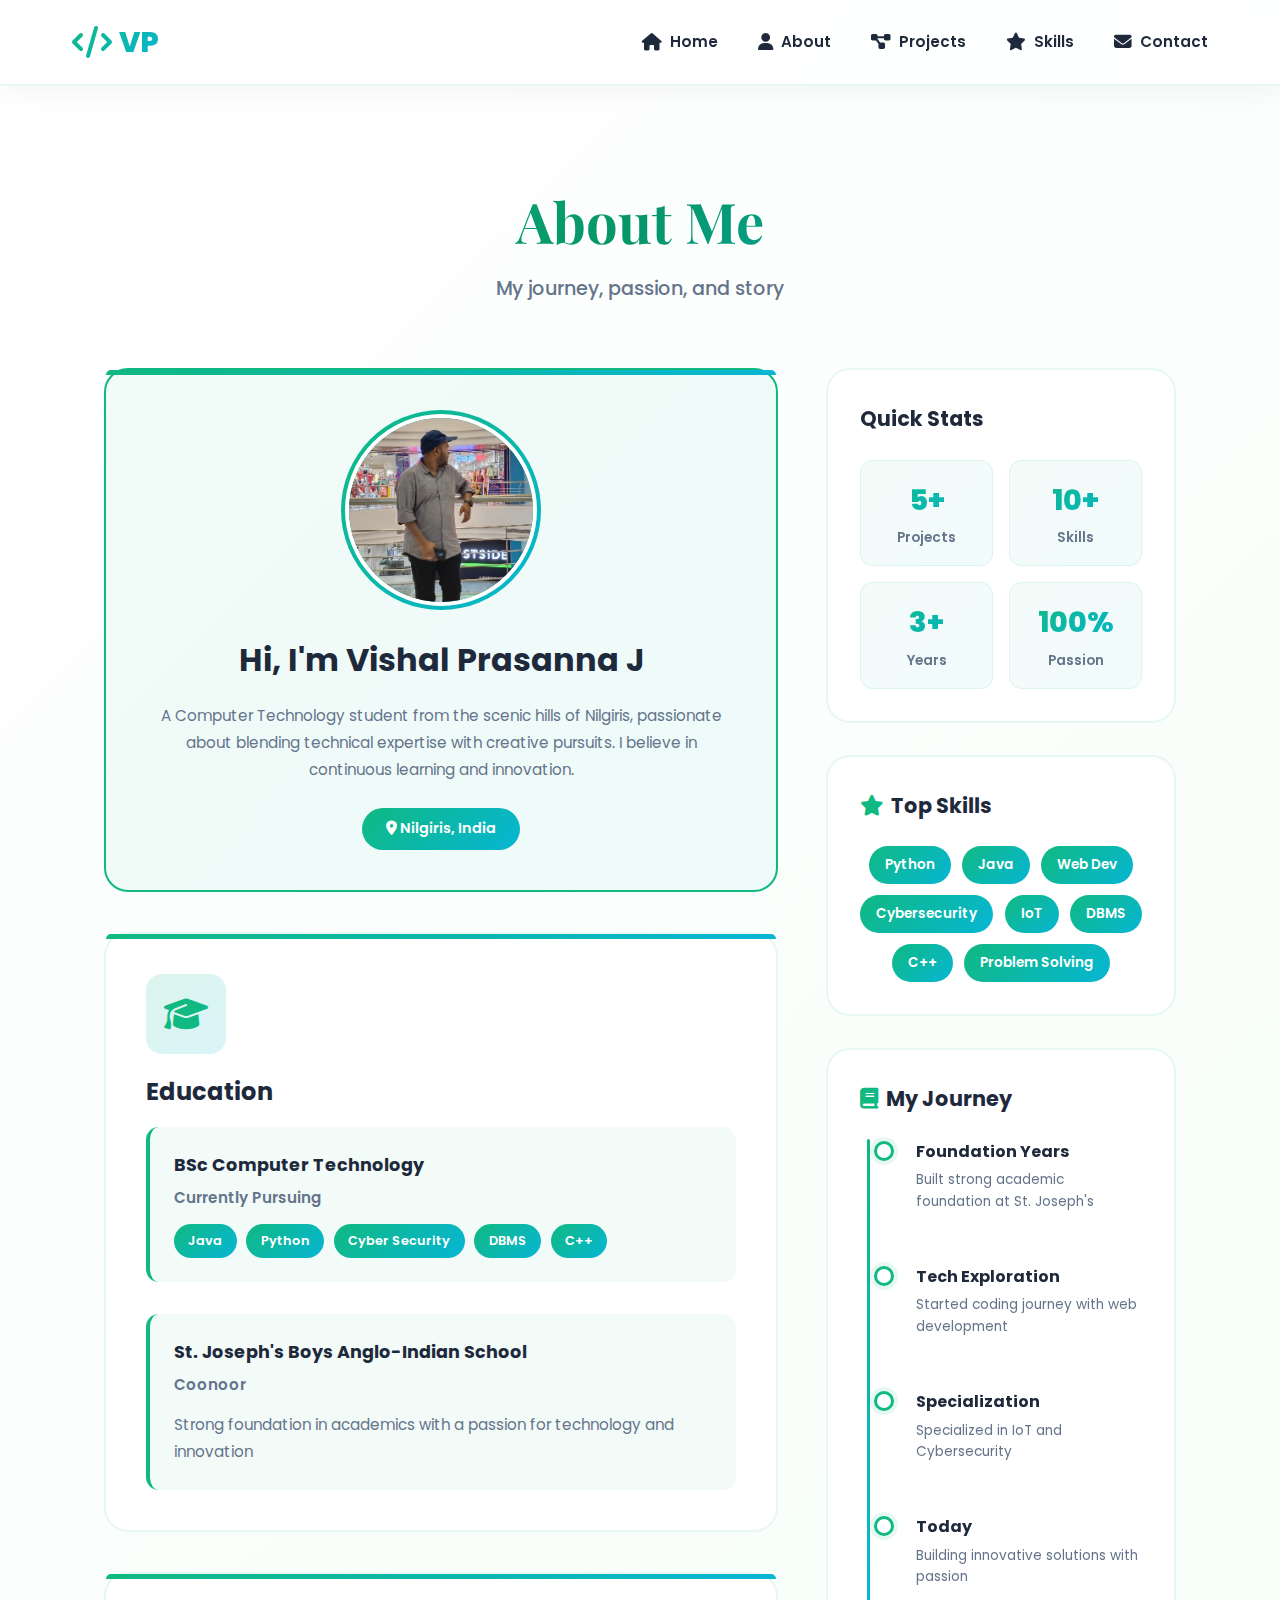
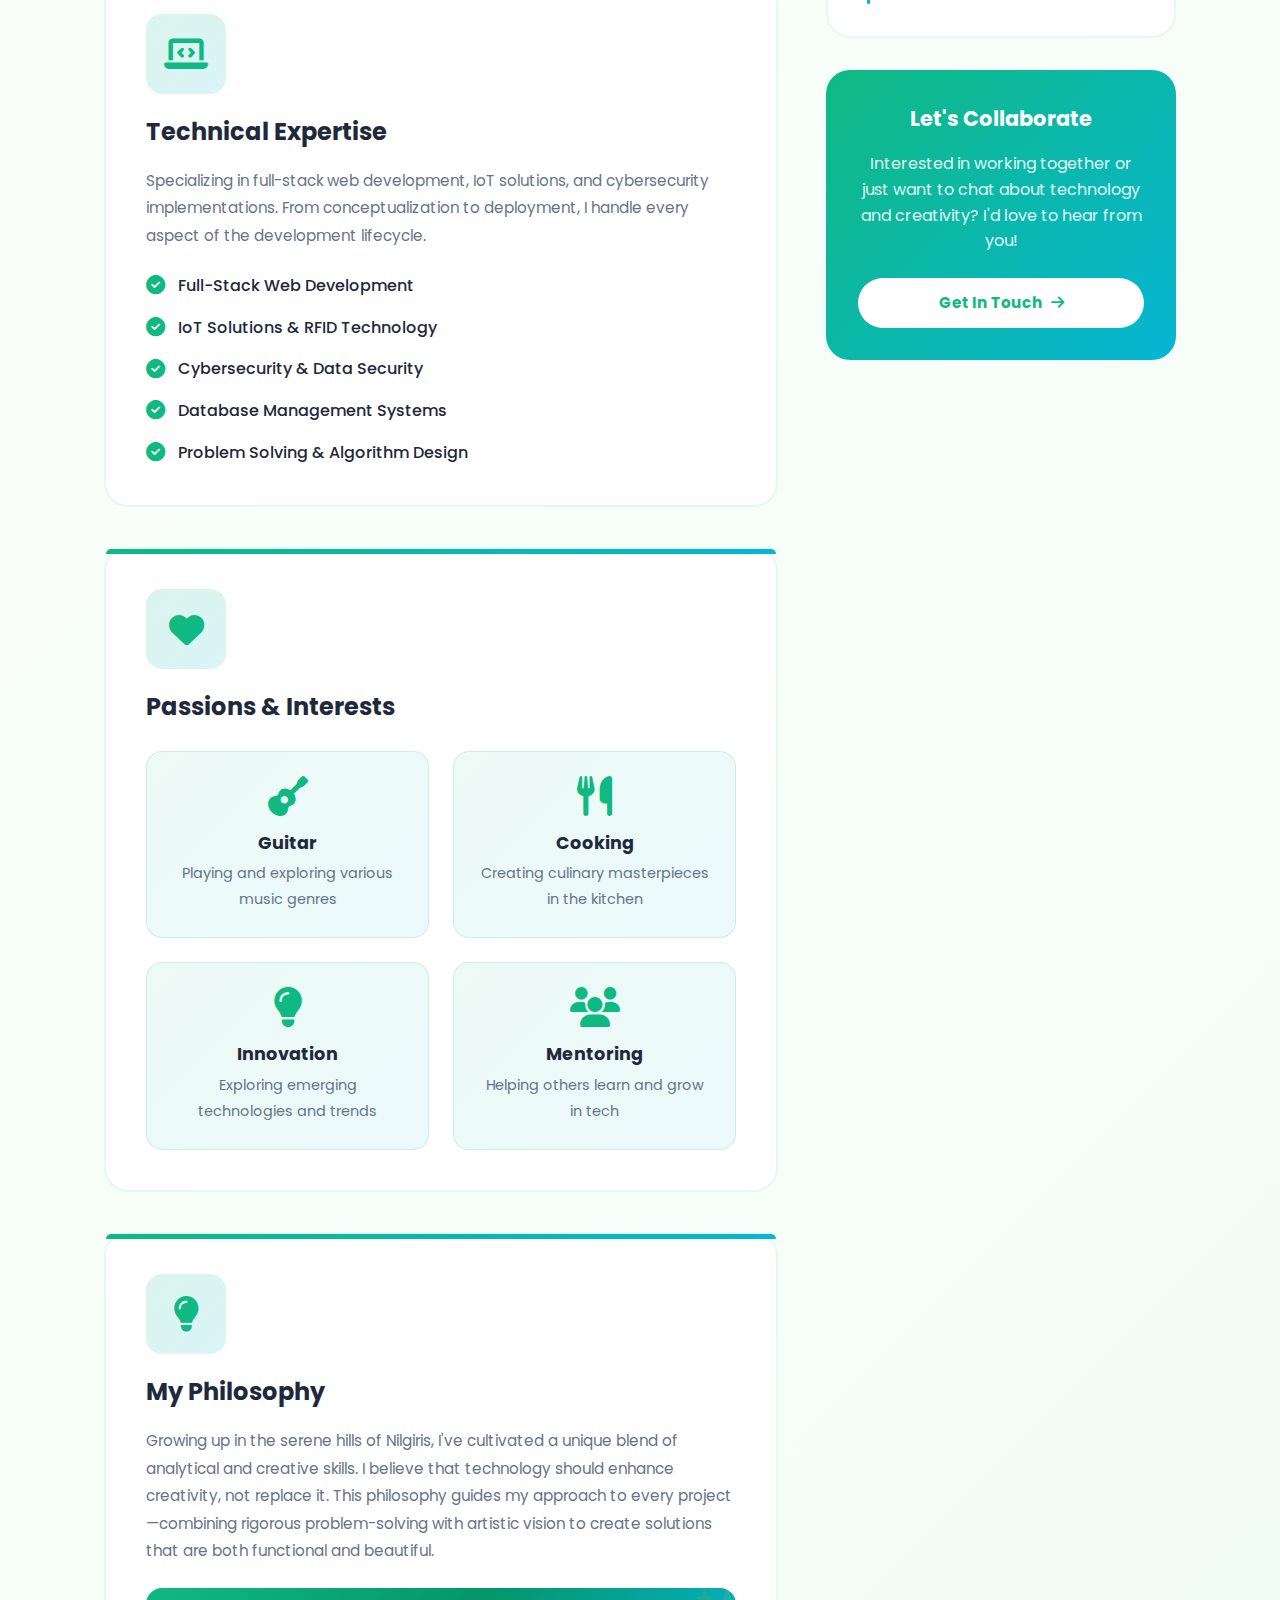
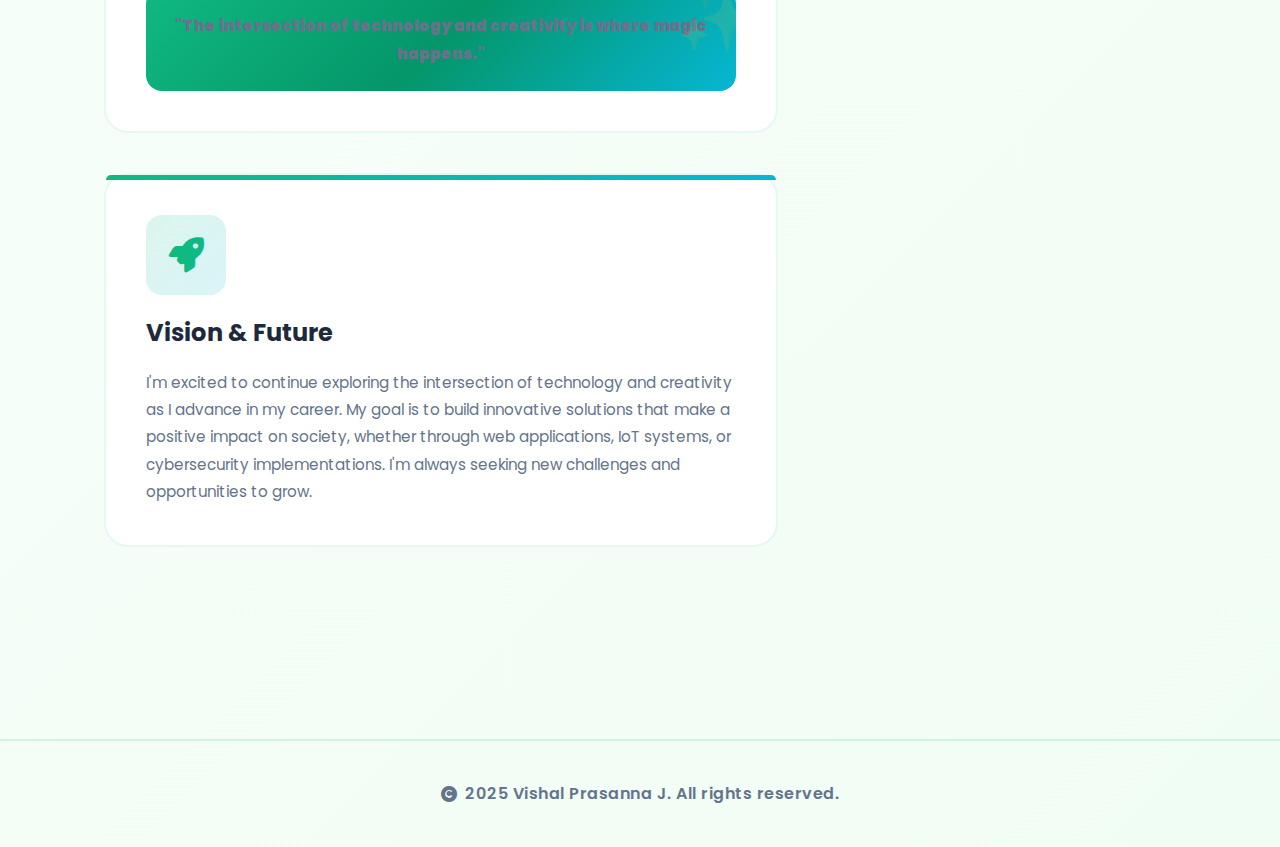
<file: about.html>
<!DOCTYPE html>
<html lang="en">
<head>
    <meta charset="UTF-8">
    <meta name="viewport" content="width=device-width, initial-scale=1.0">
    <title>About Me | Vishal Prasanna J</title>
    <link rel="stylesheet" href="https://cdnjs.cloudflare.com/ajax/libs/font-awesome/6.4.0/css/all.min.css">
    <link rel="stylesheet" href="style.css">
</head>
<body>
    <!-- Navigation -->
    <nav class="navbar">
        <div class="nav-container">
            <div class="logo"><i class="fas fa-code"></i> VP</div>
            <button class="menu-toggle" id="menuToggle"><i class="fas fa-bars"></i></button>
            <ul class="nav-links" id="navLinks">
                <li><a href="index.html"><i class="fas fa-home"></i> Home</a></li>
                <li><a href="about.html"><i class="fas fa-user"></i> About</a></li>
                <li><a href="projects.html"><i class="fas fa-project-diagram"></i> Projects</a></li>
                <li><a href="skills.html"><i class="fas fa-star"></i> Skills</a></li>
                <li><a href="index.html#contact"><i class="fas fa-envelope"></i> Contact</a></li>
            </ul>
        </div>
    </nav>

    <main>
        <!-- About Section -->
        <section class="page-section">
            <div class="section-hero">
                <h1 class="page-title">About Me</h1>
                <p class="page-subtitle">My journey, passion, and story</p>
            </div>

            <div class="about-container">
                <div class="about-content">
                    <!-- Hero Card -->
                    <div class="about-card hero-card">
                        <div class="about-photo-container">
                            <img src="assets/profile.jpg" alt="Vishal Prasanna J" class="about-profile-photo">
                        </div>
                        <h2>Hi, I'm Vishal Prasanna J</h2>
                        <p class="hero-intro">A Computer Technology student from the scenic hills of Nilgiris, passionate about blending technical expertise with creative pursuits. I believe in continuous learning and innovation.</p>
                        <div class="location-badge">
                            <i class="fas fa-map-marker-alt"></i> Nilgiris, India
                        </div>
                    </div>

                    <!-- Education Card -->
                    <div class="about-card">
                        <div class="card-icon"><i class="fas fa-graduation-cap"></i></div>
                        <h2>Education</h2>
                        <div class="education-details">
                            <div class="edu-item">
                                <h3>BSc Computer Technology</h3>
                                <p class="degree-info">Currently Pursuing</p>
                                <div class="specialization">
                                    <span class="spec-badge">Java</span>
                                    <span class="spec-badge">Python</span>
                                    <span class="spec-badge">Cyber Security</span>
                                    <span class="spec-badge">DBMS</span>
                                    <span class="spec-badge">C++</span>
                                </div>
                            </div>
                            <div class="edu-item">
                                <h3>St. Joseph's Boys Anglo-Indian School</h3>
                                <p class="degree-info">Coonoor</p>
                                <p>Strong foundation in academics with a passion for technology and innovation</p>
                            </div>
                        </div>
                    </div>

                    <!-- Technical Expertise Card -->
                    <div class="about-card">
                        <div class="card-icon"><i class="fas fa-laptop-code"></i></div>
                        <h2>Technical Expertise</h2>
                        <p>Specializing in full-stack web development, IoT solutions, and cybersecurity implementations. From conceptualization to deployment, I handle every aspect of the development lifecycle.</p>
                        <div class="expertise-list">
                            <div class="expertise-item">
                                <i class="fas fa-check-circle"></i> Full-Stack Web Development
                            </div>
                            <div class="expertise-item">
                                <i class="fas fa-check-circle"></i> IoT Solutions & RFID Technology
                            </div>
                            <div class="expertise-item">
                                <i class="fas fa-check-circle"></i> Cybersecurity & Data Security
                            </div>
                            <div class="expertise-item">
                                <i class="fas fa-check-circle"></i> Database Management Systems
                            </div>
                            <div class="expertise-item">
                                <i class="fas fa-check-circle"></i> Problem Solving & Algorithm Design
                            </div>
                        </div>
                    </div>

                    <!-- Passions & Interests Card -->
                    <div class="about-card">
                        <div class="card-icon"><i class="fas fa-heart"></i></div>
                        <h2>Passions & Interests</h2>
                        <div class="passions-grid">
                            <div class="passion-item">
                                <i class="fas fa-guitar"></i>
                                <h3>Guitar</h3>
                                <p>Playing and exploring various music genres</p>
                            </div>
                            <div class="passion-item">
                                <i class="fas fa-utensils"></i>
                                <h3>Cooking</h3>
                                <p>Creating culinary masterpieces in the kitchen</p>
                            </div>
                            <div class="passion-item">
                                <i class="fas fa-lightbulb"></i>
                                <h3>Innovation</h3>
                                <p>Exploring emerging technologies and trends</p>
                            </div>
                            <div class="passion-item">
                                <i class="fas fa-users"></i>
                                <h3>Mentoring</h3>
                                <p>Helping others learn and grow in tech</p>
                            </div>
                        </div>
                    </div>

                    <!-- Philosophy Card -->
                    <div class="about-card">
                        <div class="card-icon"><i class="fas fa-lightbulb"></i></div>
                        <h2>My Philosophy</h2>
                        <p>Growing up in the serene hills of Nilgiris, I've cultivated a unique blend of analytical and creative skills. I believe that technology should enhance creativity, not replace it. This philosophy guides my approach to every project—combining rigorous problem-solving with artistic vision to create solutions that are both functional and beautiful.</p>
                        <div class="philosophy-highlight">
                            <p><strong>"The intersection of technology and creativity is where magic happens."</strong></p>
                        </div>
                    </div>

                    <!-- Vision Card -->
                    <div class="about-card">
                        <div class="card-icon"><i class="fas fa-rocket"></i></div>
                        <h2>Vision & Future</h2>
                        <p>I'm excited to continue exploring the intersection of technology and creativity as I advance in my career. My goal is to build innovative solutions that make a positive impact on society, whether through web applications, IoT systems, or cybersecurity implementations. I'm always seeking new challenges and opportunities to grow.</p>
                    </div>
                </div>

                <div class="about-sidebar">
                    <!-- Stats Card -->
                    <div class="stats-card">
                        <h3 class="stats-title">Quick Stats</h3>
                        <div class="stats-grid">
                            <div class="stat-item">
                                <span class="stat-number">5+</span>
                                <span class="stat-label">Projects</span>
                            </div>
                            <div class="stat-item">
                                <span class="stat-number">10+</span>
                                <span class="stat-label">Skills</span>
                            </div>
                            <div class="stat-item">
                                <span class="stat-number">3+</span>
                                <span class="stat-label">Years</span>
                            </div>
                            <div class="stat-item">
                                <span class="stat-number">100%</span>
                                <span class="stat-label">Passion</span>
                            </div>
                        </div>
                    </div>

                    <!-- Skills Summary -->
                    <div class="skills-summary-card">
                        <h3><i class="fas fa-star"></i> Top Skills</h3>
                        <div class="skills-list">
                            <div class="skill-tag">Python</div>
                            <div class="skill-tag">Java</div>
                            <div class="skill-tag">Web Dev</div>
                            <div class="skill-tag">Cybersecurity</div>
                            <div class="skill-tag">IoT</div>
                            <div class="skill-tag">DBMS</div>
                            <div class="skill-tag">C++</div>
                            <div class="skill-tag">Problem Solving</div>
                        </div>
                    </div>

                    <!-- Journey Timeline -->
                    <div class="journey-card">
                        <h3><i class="fas fa-book"></i> My Journey</h3>
                        <div class="timeline">
                            <div class="timeline-item">
                                <div class="timeline-marker"></div>
                                <div class="timeline-content">
                                    <h4>Foundation Years</h4>
                                    <p>Built strong academic foundation at St. Joseph's</p>
                                </div>
                            </div>
                            <div class="timeline-item">
                                <div class="timeline-marker"></div>
                                <div class="timeline-content">
                                    <h4>Tech Exploration</h4>
                                    <p>Started coding journey with web development</p>
                                </div>
                            </div>
                            <div class="timeline-item">
                                <div class="timeline-marker"></div>
                                <div class="timeline-content">
                                    <h4>Specialization</h4>
                                    <p>Specialized in IoT and Cybersecurity</p>
                                </div>
                            </div>
                            <div class="timeline-item">
                                <div class="timeline-marker"></div>
                                <div class="timeline-content">
                                    <h4>Today</h4>
                                    <p>Building innovative solutions with passion</p>
                                </div>
                            </div>
                        </div>
                    </div>

                    <!-- CTA Card -->
                    <div class="cta-card">
                        <h3>Let's Collaborate</h3>
                        <p>Interested in working together or just want to chat about technology and creativity? I'd love to hear from you!</p>
                        <a href="index.html#contact" class="cta-button">Get In Touch <i class="fas fa-arrow-right"></i></a>
                    </div>
                </div>
            </div>
        </section>
    </main>

    <!-- Footer -->
    <footer class="footer">
        <p><i class="fas fa-copyright"></i> 2025 Vishal Prasanna J. All rights reserved.</p>
    </footer>

    <script src="script.js"></script>
</body>
</html>
</file>
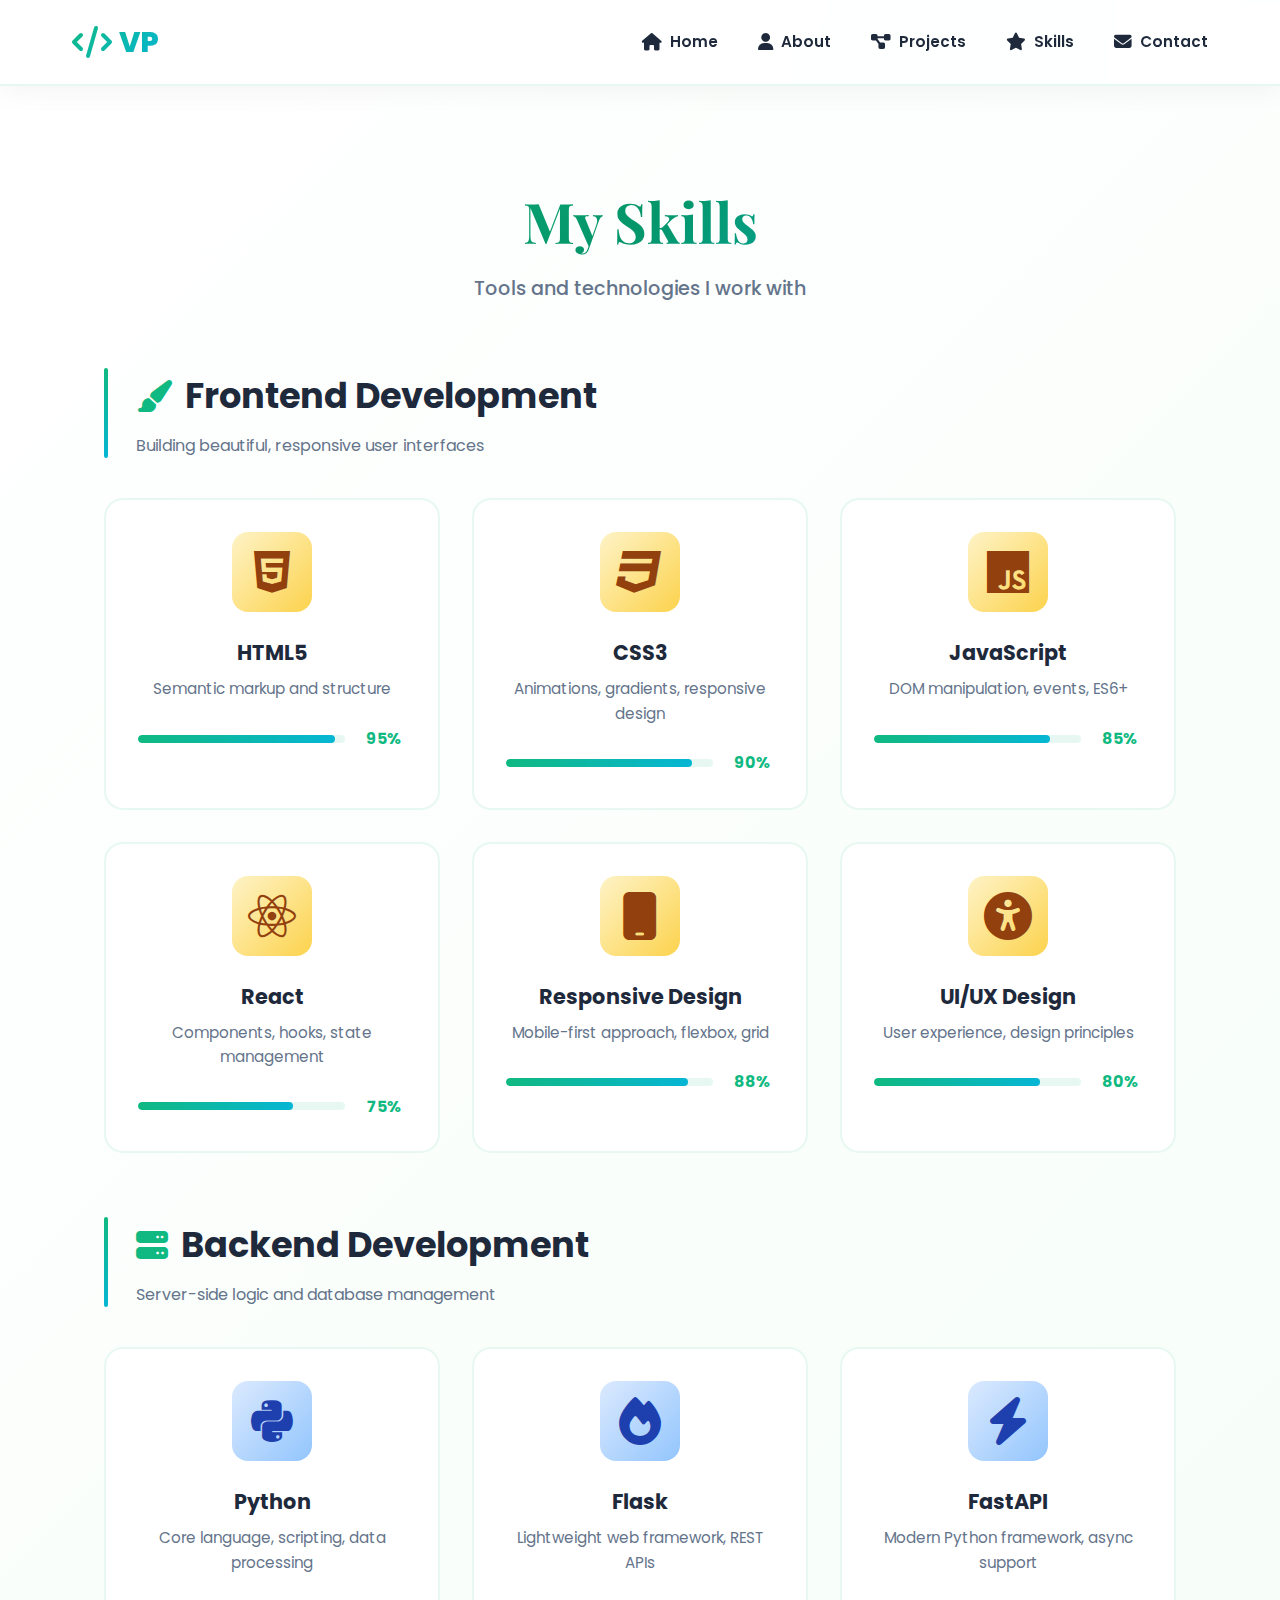
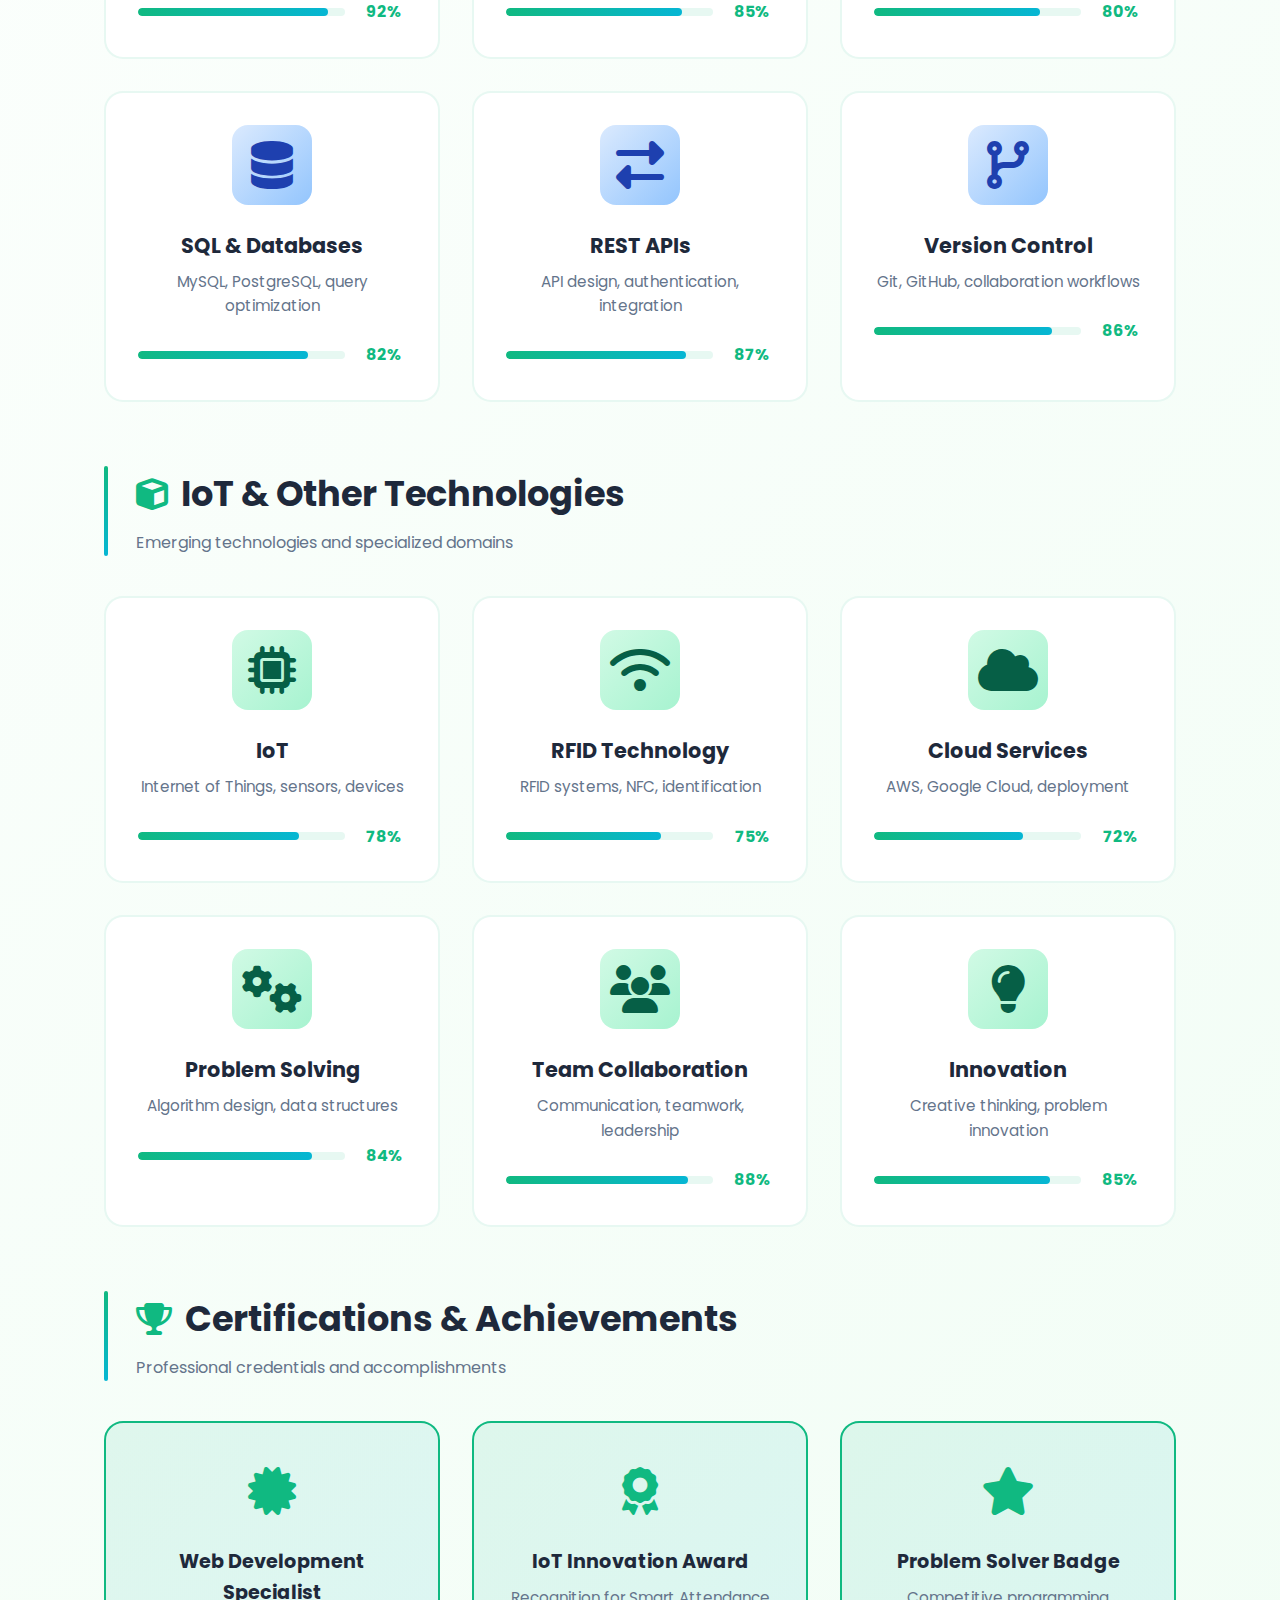
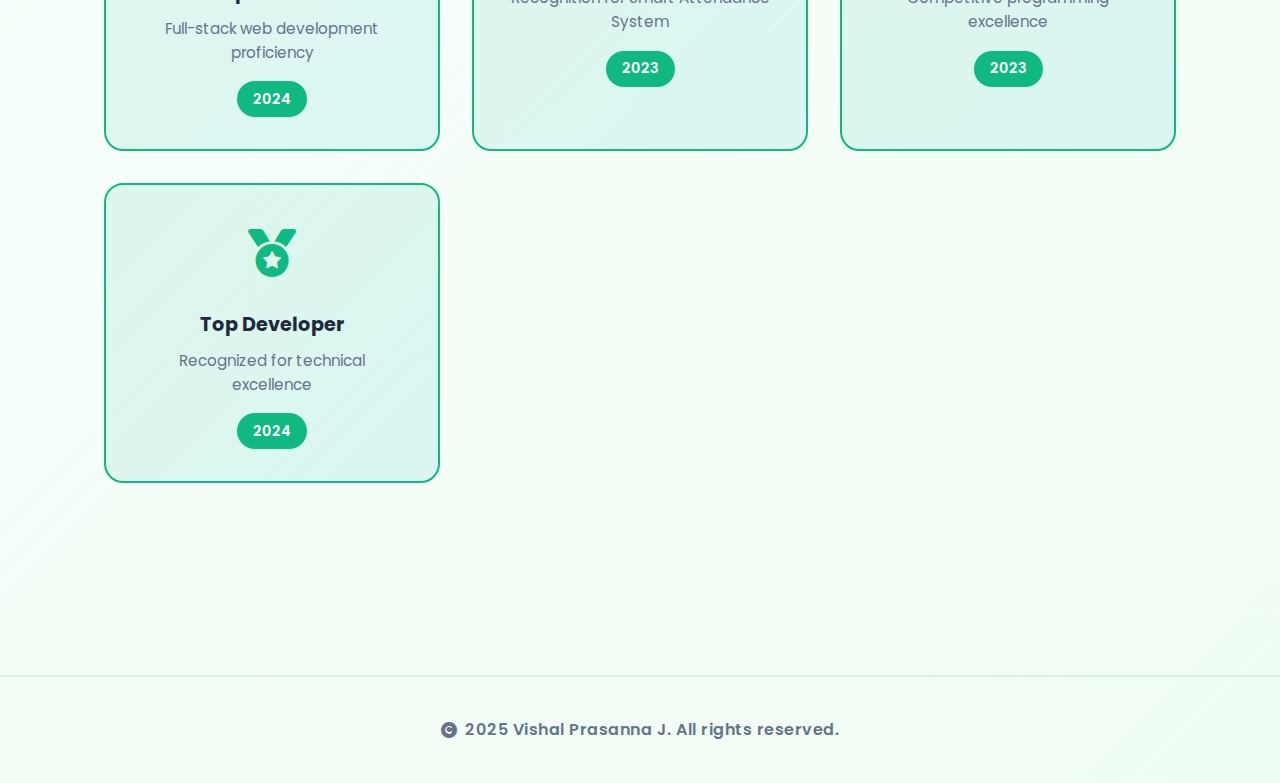
<file: skills.html>
<!DOCTYPE html>
<html lang="en">
<head>
    <meta charset="UTF-8">
    <meta name="viewport" content="width=device-width, initial-scale=1.0">
    <title>Skills | Vishal Prasanna J</title>
    <link rel="stylesheet" href="https://cdnjs.cloudflare.com/ajax/libs/font-awesome/6.4.0/css/all.min.css">
    <link rel="stylesheet" href="style.css">
</head>
<body>
    <!-- Navigation -->
    <nav class="navbar">
        <div class="nav-container">
            <div class="logo"><i class="fas fa-code"></i> VP</div>
            <button class="menu-toggle" id="menuToggle"><i class="fas fa-bars"></i></button>
            <ul class="nav-links" id="navLinks">
                <li><a href="index.html"><i class="fas fa-home"></i> Home</a></li>
                <li><a href="about.html"><i class="fas fa-user"></i> About</a></li>
                <li><a href="projects.html"><i class="fas fa-project-diagram"></i> Projects</a></li>
                <li><a href="skills.html"><i class="fas fa-star"></i> Skills</a></li>
                <li><a href="index.html#contact"><i class="fas fa-envelope"></i> Contact</a></li>
            </ul>
        </div>
    </nav>

    <main>
        <!-- Skills Section -->
        <section class="page-section">
            <div class="section-hero">
                <h1 class="page-title">My Skills</h1>
                <p class="page-subtitle">Tools and technologies I work with</p>
            </div>

            <div class="skills-container">
                <!-- Frontend Skills -->
                <div class="skills-category">
                    <div class="category-header">
                        <h2><i class="fas fa-paint-brush"></i> Frontend Development</h2>
                        <p class="category-description">Building beautiful, responsive user interfaces</p>
                    </div>
                    <div class="skills-grid">
                        <div class="skill-card">
                            <div class="skill-icon frontend"><i class="fab fa-html5"></i></div>
                            <h3>HTML5</h3>
                            <p>Semantic markup and structure</p>
                            <div class="skill-level">
                                <div class="level-bar"><span style="width: 95%"></span></div>
                                <span>95%</span>
                            </div>
                        </div>

                        <div class="skill-card">
                            <div class="skill-icon frontend"><i class="fab fa-css3"></i></div>
                            <h3>CSS3</h3>
                            <p>Animations, gradients, responsive design</p>
                            <div class="skill-level">
                                <div class="level-bar"><span style="width: 90%"></span></div>
                                <span>90%</span>
                            </div>
                        </div>

                        <div class="skill-card">
                            <div class="skill-icon frontend"><i class="fab fa-js"></i></div>
                            <h3>JavaScript</h3>
                            <p>DOM manipulation, events, ES6+</p>
                            <div class="skill-level">
                                <div class="level-bar"><span style="width: 85%"></span></div>
                                <span>85%</span>
                            </div>
                        </div>

                        <div class="skill-card">
                            <div class="skill-icon frontend"><i class="fab fa-react"></i></div>
                            <h3>React</h3>
                            <p>Components, hooks, state management</p>
                            <div class="skill-level">
                                <div class="level-bar"><span style="width: 75%"></span></div>
                                <span>75%</span>
                            </div>
                        </div>

                        <div class="skill-card">
                            <div class="skill-icon frontend"><i class="fas fa-mobile"></i></div>
                            <h3>Responsive Design</h3>
                            <p>Mobile-first approach, flexbox, grid</p>
                            <div class="skill-level">
                                <div class="level-bar"><span style="width: 88%"></span></div>
                                <span>88%</span>
                            </div>
                        </div>

                        <div class="skill-card">
                            <div class="skill-icon frontend"><i class="fas fa-universal-access"></i></div>
                            <h3>UI/UX Design</h3>
                            <p>User experience, design principles</p>
                            <div class="skill-level">
                                <div class="level-bar"><span style="width: 80%"></span></div>
                                <span>80%</span>
                            </div>
                        </div>
                    </div>
                </div>

                <!-- Backend Skills -->
                <div class="skills-category">
                    <div class="category-header">
                        <h2><i class="fas fa-server"></i> Backend Development</h2>
                        <p class="category-description">Server-side logic and database management</p>
                    </div>
                    <div class="skills-grid">
                        <div class="skill-card">
                            <div class="skill-icon backend"><i class="fab fa-python"></i></div>
                            <h3>Python</h3>
                            <p>Core language, scripting, data processing</p>
                            <div class="skill-level">
                                <div class="level-bar"><span style="width: 92%"></span></div>
                                <span>92%</span>
                            </div>
                        </div>

                        <div class="skill-card">
                            <div class="skill-icon backend"><i class="fas fa-fire"></i></div>
                            <h3>Flask</h3>
                            <p>Lightweight web framework, REST APIs</p>
                            <div class="skill-level">
                                <div class="level-bar"><span style="width: 85%"></span></div>
                                <span>85%</span>
                            </div>
                        </div>

                        <div class="skill-card">
                            <div class="skill-icon backend"><i class="fas fa-bolt"></i></div>
                            <h3>FastAPI</h3>
                            <p>Modern Python framework, async support</p>
                            <div class="skill-level">
                                <div class="level-bar"><span style="width: 80%"></span></div>
                                <span>80%</span>
                            </div>
                        </div>

                        <div class="skill-card">
                            <div class="skill-icon backend"><i class="fas fa-database"></i></div>
                            <h3>SQL & Databases</h3>
                            <p>MySQL, PostgreSQL, query optimization</p>
                            <div class="skill-level">
                                <div class="level-bar"><span style="width: 82%"></span></div>
                                <span>82%</span>
                            </div>
                        </div>

                        <div class="skill-card">
                            <div class="skill-icon backend"><i class="fas fa-exchange-alt"></i></div>
                            <h3>REST APIs</h3>
                            <p>API design, authentication, integration</p>
                            <div class="skill-level">
                                <div class="level-bar"><span style="width: 87%"></span></div>
                                <span>87%</span>
                            </div>
                        </div>

                        <div class="skill-card">
                            <div class="skill-icon backend"><i class="fas fa-code-branch"></i></div>
                            <h3>Version Control</h3>
                            <p>Git, GitHub, collaboration workflows</p>
                            <div class="skill-level">
                                <div class="level-bar"><span style="width: 86%"></span></div>
                                <span>86%</span>
                            </div>
                        </div>
                    </div>
                </div>

                <!-- IoT & Other Skills -->
                <div class="skills-category">
                    <div class="category-header">
                        <h2><i class="fas fa-cube"></i> IoT & Other Technologies</h2>
                        <p class="category-description">Emerging technologies and specialized domains</p>
                    </div>
                    <div class="skills-grid">
                        <div class="skill-card">
                            <div class="skill-icon other"><i class="fas fa-microchip"></i></div>
                            <h3>IoT</h3>
                            <p>Internet of Things, sensors, devices</p>
                            <div class="skill-level">
                                <div class="level-bar"><span style="width: 78%"></span></div>
                                <span>78%</span>
                            </div>
                        </div>

                        <div class="skill-card">
                            <div class="skill-icon other"><i class="fas fa-wifi"></i></div>
                            <h3>RFID Technology</h3>
                            <p>RFID systems, NFC, identification</p>
                            <div class="skill-level">
                                <div class="level-bar"><span style="width: 75%"></span></div>
                                <span>75%</span>
                            </div>
                        </div>

                        <div class="skill-card">
                            <div class="skill-icon other"><i class="fas fa-cloud"></i></div>
                            <h3>Cloud Services</h3>
                            <p>AWS, Google Cloud, deployment</p>
                            <div class="skill-level">
                                <div class="level-bar"><span style="width: 72%"></span></div>
                                <span>72%</span>
                            </div>
                        </div>

                        <div class="skill-card">
                            <div class="skill-icon other"><i class="fas fa-cogs"></i></div>
                            <h3>Problem Solving</h3>
                            <p>Algorithm design, data structures</p>
                            <div class="skill-level">
                                <div class="level-bar"><span style="width: 84%"></span></div>
                                <span>84%</span>
                            </div>
                        </div>

                        <div class="skill-card">
                            <div class="skill-icon other"><i class="fas fa-users"></i></div>
                            <h3>Team Collaboration</h3>
                            <p>Communication, teamwork, leadership</p>
                            <div class="skill-level">
                                <div class="level-bar"><span style="width: 88%"></span></div>
                                <span>88%</span>
                            </div>
                        </div>

                        <div class="skill-card">
                            <div class="skill-icon other"><i class="fas fa-lightbulb"></i></div>
                            <h3>Innovation</h3>
                            <p>Creative thinking, problem innovation</p>
                            <div class="skill-level">
                                <div class="level-bar"><span style="width: 85%"></span></div>
                                <span>85%</span>
                            </div>
                        </div>
                    </div>
                </div>

                <!-- Certifications & Achievements -->
                <div class="skills-category">
                    <div class="category-header">
                        <h2><i class="fas fa-trophy"></i> Certifications & Achievements</h2>
                        <p class="category-description">Professional credentials and accomplishments</p>
                    </div>
                    <div class="certifications-grid">
                        <div class="cert-card">
                            <div class="cert-icon"><i class="fas fa-certificate"></i></div>
                            <h3>Web Development Specialist</h3>
                            <p>Full-stack web development proficiency</p>
                            <span class="cert-year">2024</span>
                        </div>

                        <div class="cert-card">
                            <div class="cert-icon"><i class="fas fa-award"></i></div>
                            <h3>IoT Innovation Award</h3>
                            <p>Recognition for Smart Attendance System</p>
                            <span class="cert-year">2023</span>
                        </div>

                        <div class="cert-card">
                            <div class="cert-icon"><i class="fas fa-star"></i></div>
                            <h3>Problem Solver Badge</h3>
                            <p>Competitive programming excellence</p>
                            <span class="cert-year">2023</span>
                        </div>

                        <div class="cert-card">
                            <div class="cert-icon"><i class="fas fa-medal"></i></div>
                            <h3>Top Developer</h3>
                            <p>Recognized for technical excellence</p>
                            <span class="cert-year">2024</span>
                        </div>
                    </div>
                </div>
            </div>
        </section>
    </main>

    <!-- Footer -->
    <footer class="footer">
        <p><i class="fas fa-copyright"></i> 2025 Vishal Prasanna J. All rights reserved.</p>
    </footer>

    <script src="script.js"></script>
</body>
</html>
</file>
<file: style.css>
@import url('https://fonts.googleapis.com/css2?family=Poppins:wght@300;400;500;600;700;800&family=Playfair+Display:wght@700&display=swap');

* {
    margin: 0;
    padding: 0;
    box-sizing: border-box;
}

:root {
    --primary-green: #10b981;
    --secondary-green: #059669;
    --cyan: #06b6d4;
    --light-cyan: #cffafe;
    --white: #ffffff;
    --light-gray: #f8fafc;
    --dark-text: #1e293b;
    --medium-gray: #64748b;
}

html {
    scroll-behavior: smooth;
}

body {
    font-family: 'Poppins', sans-serif;
    background: linear-gradient(135deg, var(--white) 0%, #f0fdf4 100%);
    color: var(--dark-text);
    line-height: 1.6;
    overflow-x: hidden;
}

/* Navigation */
.navbar {
    position: fixed;
    top: 0;
    width: 100%;
    background: rgba(255, 255, 255, 0.7);
    backdrop-filter: blur(20px);
    -webkit-backdrop-filter: blur(20px);
    padding: 1.2rem 0;
    z-index: 1000;
    border-bottom: 2px solid rgba(16, 185, 129, 0.1);
    box-shadow: 0 4px 30px rgba(0, 0, 0, 0.05);
}

.nav-container {
    max-width: 1200px;
    margin: 0 auto;
    padding: 0 2rem;
    display: flex;
    justify-content: space-between;
    align-items: center;
    position: relative;
}

.logo {
    font-size: 1.8rem;
    font-weight: 800;
    background: linear-gradient(135deg, var(--primary-green) 0%, var(--cyan) 100%);
    -webkit-background-clip: text;
    -webkit-text-fill-color: transparent;
    background-clip: text;
    letter-spacing: -1px;
    display: flex;
    align-items: center;
    gap: 0.5rem;
    animation: slideInLeft 0.8s ease;
}

.logo i {
    font-size: 2rem;
}

@keyframes slideInLeft {
    from {
        opacity: 0;
        transform: translateX(-30px);
    }
    to {
        opacity: 1;
        transform: translateX(0);
    }
}

.nav-links {
    list-style: none;
    display: flex;
    gap: 2.5rem;
}

.nav-links a {
    color: var(--dark-text);
    text-decoration: none;
    font-weight: 600;
    transition: all 0.3s ease;
    position: relative;
    display: flex;
    align-items: center;
    gap: 0.5rem;
    font-size: 0.95rem;
}

/* Mobile Menu Toggle Button */
.menu-toggle {
    display: none;
    background: none;
    border: none;
    font-size: 1.5rem;
    color: var(--dark-text);
    cursor: pointer;
    transition: all 0.3s ease;
    padding: 0.5rem;
}

.menu-toggle:hover {
    color: var(--primary-green);
    transform: scale(1.1);
}

.nav-links a i {
    font-size: 1.1rem;
    transition: all 0.3s ease;
}

.nav-links a:hover {
    color: var(--primary-green);
    transform: translateY(-2px);
}

.nav-links a:hover i {
    color: var(--cyan);
}

.nav-links a::after {
    content: '';
    position: absolute;
    bottom: -8px;
    left: 0;
    width: 0;
    height: 3px;
    background: linear-gradient(90deg, var(--primary-green), var(--cyan));
    transition: width 0.3s ease;
    border-radius: 2px;
}

.nav-links a:hover::after {
    width: 100%;
}

/* Main Content */
main {
    max-width: 1200px;
    margin: 0 auto;
    padding: 2rem;
    margin-top: 80px;
}

/* Hero Section */
.hero {
    min-height: 100vh;
    display: flex;
    align-items: center;
    justify-content: space-between;
    padding: 4rem 0;
    position: relative;
    overflow: hidden;
    gap: 4rem;
}

.hero-content {
    flex: 1;
}

.hero-image-container {
    flex: 1;
    display: flex;
    justify-content: center;
    align-items: center;
    position: relative;
    z-index: 5;
    animation: fadeInRight 1s ease-in 0.4s both;
}

@keyframes fadeInRight {
    from {
        opacity: 0;
        transform: translateX(50px);
    }
    to {
        opacity: 1;
        transform: translateX(0);
    }
}

.image-wrapper {
    position: relative;
    width: 350px;
    height: 350px;
}

.profile-image {
    width: 100%;
    height: 100%;
    object-fit: cover;
    border-radius: 50%;
    position: relative;
    z-index: 2;
    box-shadow: 0 20px 60px rgba(16, 185, 129, 0.25);
    animation: scaleIn 0.8s ease-in-out;
}

@keyframes scaleIn {
    from {
        opacity: 0;
        transform: scale(0.8);
    }
    to {
        opacity: 1;
        transform: scale(1);
    }
}

.image-border {
    position: absolute;
    top: -10px;
    left: -10px;
    right: -10px;
    bottom: -10px;
    background: linear-gradient(135deg, var(--primary-green), var(--cyan), var(--primary-green));
    border-radius: 50%;
    z-index: 1;
    animation: rotateBorder 3s linear infinite;
}

@keyframes rotateBorder {
    0% {
        transform: rotate(0deg);
    }
    100% {
        transform: rotate(360deg);
    }
}

.image-glow {
    position: absolute;
    top: -30px;
    left: -30px;
    right: -30px;
    bottom: -30px;
    background: radial-gradient(circle, rgba(16, 185, 129, 0.2), transparent);
    border-radius: 50%;
    z-index: 0;
    animation: glowPulse 3s ease-in-out infinite;
}

@keyframes glowPulse {
    0%, 100% {
        transform: scale(1);
        opacity: 0.5;
    }
    50% {
        transform: scale(1.1);
        opacity: 1;
    }
}

.floating-shapes {
    position: absolute;
    width: 100%;
    height: 100%;
    z-index: -1;
}

.shape {
    position: absolute;
    border-radius: 50%;
    opacity: 0.1;
}

.shape-1 {
    width: 400px;
    height: 400px;
    background: linear-gradient(135deg, var(--primary-green), var(--cyan));
    top: -100px;
    right: -50px;
    animation: float 6s ease-in-out infinite;
}

.shape-2 {
    width: 300px;
    height: 300px;
    background: linear-gradient(135deg, var(--cyan), var(--primary-green));
    bottom: -50px;
    left: -100px;
    animation: float 8s ease-in-out infinite reverse;
}

.shape-3 {
    width: 200px;
    height: 200px;
    background: var(--primary-green);
    top: 50%;
    left: 50%;
    animation: float 7s ease-in-out infinite;
}

@keyframes float {
    0%, 100% {
        transform: translateY(0px) translateX(0px);
    }
    50% {
        transform: translateY(-50px) translateX(20px);
    }
}

.hero-content {
    animation: fadeInUp 1s ease-in 0.2s both;
    z-index: 10;
}

@keyframes fadeInUp {
    from {
        opacity: 0;
        transform: translateY(50px);
    }
    to {
        opacity: 1;
        transform: translateY(0);
    }
}

.greeting {
    font-size: 1.3rem;
    color: var(--primary-green);
    margin-bottom: 0.5rem;
    font-weight: 600;
    letter-spacing: 1px;
    text-transform: uppercase;
}

.name {
    font-size: 4.5rem;
    font-weight: 800;
    color: var(--dark-text);
    margin-bottom: 1rem;
    font-family: 'Playfair Display', serif;
    line-height: 1.1;
}

.name::first-letter {
    background: linear-gradient(135deg, var(--primary-green), var(--cyan));
    -webkit-background-clip: text;
    -webkit-text-fill-color: transparent;
    background-clip: text;
}

.tagline {
    font-size: 1.4rem;
    color: var(--medium-gray);
    margin-bottom: 2rem;
    font-weight: 500;
}

.changing-text {
    color: var(--primary-green);
    font-weight: 700;
    animation: pulse 2s ease-in-out infinite;
}

@keyframes pulse {
    0%, 100% {
        opacity: 1;
    }
    50% {
        opacity: 0.7;
    }
}

.bio {
    font-size: 1.1rem;
    color: var(--medium-gray);
    max-width: 600px;
    margin-bottom: 2.5rem;
    line-height: 1.8;
    letter-spacing: 0.3px;
}

.cta-buttons {
    display: flex;
    gap: 1.5rem;
    margin-top: 2rem;
    flex-wrap: wrap;
}

.btn {
    padding: 1rem 2.2rem;
    border-radius: 12px;
    text-decoration: none;
    font-weight: 700;
    transition: all 0.3s ease;
    display: inline-flex;
    align-items: center;
    gap: 0.8rem;
    cursor: pointer;
    border: none;
    font-size: 1rem;
    letter-spacing: 0.5px;
}

.btn-primary {
    background: linear-gradient(135deg, var(--primary-green), var(--cyan));
    color: var(--white);
    box-shadow: 0 10px 30px rgba(16, 185, 129, 0.3);
}

.btn-primary:hover {
    transform: translateY(-3px);
    box-shadow: 0 15px 40px rgba(16, 185, 129, 0.4);
}

.btn-primary i {
    animation: slideRight 0.6s ease infinite;
}

@keyframes slideRight {
    0%, 100% {
        transform: translateX(0);
    }
    50% {
        transform: translateX(5px);
    }
}

.btn-secondary {
    background: transparent;
    color: var(--primary-green);
    border: 2.5px solid var(--primary-green);
}

.btn-secondary:hover {
    background: var(--primary-green);
    color: var(--white);
    transform: translateY(-3px);
}

/* Sections */
.section {
    margin: 6rem 0;
    animation: slideInUp 0.8s ease;
}

@keyframes slideInUp {
    from {
        opacity: 0;
        transform: translateY(50px);
    }
    to {
        opacity: 1;
        transform: translateY(0);
    }
}

.section-title {
    font-size: 3rem;
    color: var(--dark-text);
    margin-bottom: 3rem;
    position: relative;
    padding-bottom: 1.5rem;
    font-weight: 800;
    font-family: 'Playfair Display', serif;
    display: flex;
    align-items: center;
    gap: 1rem;
}

.section-title i {
    color: var(--primary-green);
    font-size: 3rem;
}

.section-title::after {
    content: '';
    position: absolute;
    bottom: 0;
    left: 0;
    width: 120px;
    height: 4px;
    background: linear-gradient(90deg, var(--primary-green), var(--cyan));
    border-radius: 2px;
}

/* Experience Grid */
.experience-grid {
    display: grid;
    grid-template-columns: repeat(auto-fit, minmax(300px, 1fr));
    gap: 2rem;
    margin-bottom: 3rem;
}

.experience-card {
    background: linear-gradient(135deg, rgba(16, 185, 129, 0.05), rgba(6, 182, 212, 0.05));
    border: 2px solid rgba(16, 185, 129, 0.2);
    padding: 2.5rem;
    border-radius: 16px;
    transition: all 0.3s ease;
    position: relative;
    overflow: hidden;
}

.experience-card::before {
    content: '';
    position: absolute;
    top: 0;
    left: -100%;
    width: 100%;
    height: 100%;
    background: linear-gradient(90deg, transparent, rgba(16, 185, 129, 0.1), transparent);
    transition: left 0.5s ease;
}

.experience-card:hover::before {
    left: 100%;
}

.experience-card:hover {
    background: linear-gradient(135deg, rgba(16, 185, 129, 0.1), rgba(6, 182, 212, 0.1));
    border-color: var(--primary-green);
    transform: translateY(-10px);
    box-shadow: 0 15px 40px rgba(16, 185, 129, 0.15);
}

.card-icon {
    font-size: 2.5rem;
    color: var(--primary-green);
    margin-bottom: 1rem;
    animation: bounceIcon 0.6s ease infinite;
}

@keyframes bounceIcon {
    0%, 100% {
        transform: translateY(0);
    }
    50% {
        transform: translateY(-10px);
    }
}

.experience-card h3 {
    color: var(--dark-text);
    margin-bottom: 1rem;
    font-size: 1.4rem;
    font-weight: 700;
}

.experience-card p {
    color: var(--medium-gray);
    margin-bottom: 1.5rem;
    line-height: 1.7;
}

.badge {
    display: inline-flex;
    align-items: center;
    gap: 0.5rem;
    background: linear-gradient(135deg, rgba(16, 185, 129, 0.2), rgba(6, 182, 212, 0.2));
    color: var(--primary-green);
    padding: 0.5rem 1rem;
    border-radius: 20px;
    font-size: 0.85rem;
    font-weight: 600;
    border: 1px solid rgba(16, 185, 129, 0.3);
}

/* Projects Grid */
.projects-grid {
    display: grid;
    gap: 2.5rem;
}

.project-card {
    background: linear-gradient(135deg, rgba(16, 185, 129, 0.03), rgba(6, 182, 212, 0.03));
    border: 2px solid rgba(16, 185, 129, 0.15);
    padding: 2.5rem;
    border-radius: 16px;
    transition: all 0.3s ease;
    position: relative;
}

.project-card:hover {
    background: linear-gradient(135deg, rgba(16, 185, 129, 0.08), rgba(6, 182, 212, 0.08));
    border-color: var(--cyan);
    transform: translateX(15px);
    box-shadow: 0 20px 50px rgba(6, 182, 212, 0.15);
}

.featured-project {
    grid-column: 1 / -1;
    background: linear-gradient(135deg, rgba(16, 185, 129, 0.08), rgba(6, 182, 212, 0.08));
    border: 2px solid var(--primary-green);
    position: relative;
    overflow: hidden;
}

.featured-project::before {
    content: '';
    position: absolute;
    top: 0;
    left: -100%;
    width: 100%;
    height: 100%;
    background: linear-gradient(90deg, transparent, rgba(16, 185, 129, 0.1), transparent);
    animation: shine 3s infinite;
}

@keyframes shine {
    0% {
        left: -100%;
    }
    100% {
        left: 100%;
    }
}

.featured-badge {
    display: inline-flex;
    align-items: center;
    gap: 0.5rem;
    background: linear-gradient(135deg, var(--primary-green), var(--cyan));
    color: var(--white);
    padding: 0.6rem 1.2rem;
    border-radius: 20px;
    font-weight: 700;
    font-size: 0.9rem;
    margin-bottom: 1rem;
    animation: badgeBounce 2s ease-in-out infinite;
}

@keyframes badgeBounce {
    0%, 100% {
        transform: scale(1);
    }
    50% {
        transform: scale(1.05);
    }
}

.project-header-featured {
    display: flex;
    align-items: center;
    gap: 2rem;
    margin-bottom: 1.5rem;
}

.project-logo {
    flex-shrink: 0;
}

.coupon-logo {
    width: 120px;
    height: 120px;
    display: block;
    animation: logoFloat 3s ease-in-out infinite;
}

@keyframes logoFloat {
    0%, 100% {
        transform: translateY(0) rotate(0deg);
    }
    50% {
        transform: translateY(-10px) rotate(2deg);
    }
}

.project-title-section h3 {
    color: var(--dark-text);
    font-size: 2rem;
    margin-bottom: 0.5rem;
    font-weight: 800;
}

.project-title-section .project-role {
    display: inline-flex;
    align-items: center;
    gap: 0.5rem;
    background: linear-gradient(135deg, var(--primary-green), var(--cyan));
    color: var(--white);
    padding: 0.4rem 1rem;
    border-radius: 20px;
    font-size: 0.85rem;
    font-weight: 600;
}

.featured-description {
    font-size: 1.1rem;
    line-height: 1.8;
    color: var(--dark-text);
    margin-bottom: 2rem;
    font-weight: 500;
}

.project-highlights {
    display: grid;
    grid-template-columns: repeat(auto-fit, minmax(150px, 1fr));
    gap: 1.5rem;
    margin: 2.5rem 0;
    padding: 2rem;
    background: rgba(16, 185, 129, 0.05);
    border-radius: 12px;
}

.highlight-item {
    display: flex;
    flex-direction: column;
    align-items: center;
    text-align: center;
    gap: 0.8rem;
}

.highlight-item i {
    font-size: 2rem;
    color: var(--primary-green);
    animation: floatIcon 3s ease-in-out infinite;
}

@keyframes floatIcon {
    0%, 100% {
        transform: translateY(0);
    }
    50% {
        transform: translateY(-10px);
    }
}

.highlight-item span {
    font-weight: 600;
    color: var(--dark-text);
    font-size: 0.95rem;
}

.project-details {
    display: grid;
    grid-template-columns: repeat(auto-fit, minmax(280px, 1fr));
    gap: 2rem;
    margin: 2.5rem 0;
}

.detail-section h4 {
    display: flex;
    align-items: center;
    gap: 0.8rem;
    color: var(--dark-text);
    font-size: 1.1rem;
    margin-bottom: 1.5rem;
    font-weight: 700;
}

.detail-section h4 i {
    color: var(--primary-green);
    font-size: 1.3rem;
}

.features-list {
    list-style: none;
}

.features-list li {
    display: flex;
    align-items: center;
    gap: 1rem;
    color: var(--medium-gray);
    margin-bottom: 1rem;
    font-weight: 500;
    line-height: 1.6;
}

.feature-icon {
    display: flex;
    align-items: center;
    justify-content: center;
    width: 24px;
    height: 24px;
    background: linear-gradient(135deg, var(--primary-green), var(--cyan));
    color: var(--white);
    border-radius: 50%;
    font-size: 0.75rem;
    font-weight: 700;
    flex-shrink: 0;
}

.tech-stack.extended {
    gap: 1rem;
}

.project-links {
    display: flex;
    gap: 1.2rem;
    margin-top: 2rem;
    flex-wrap: wrap;
}

.project-link {
    display: inline-flex;
    align-items: center;
    gap: 0.6rem;
    padding: 0.8rem 1.5rem;
    background: linear-gradient(135deg, var(--primary-green), var(--cyan));
    color: var(--white);
    text-decoration: none;
    border-radius: 10px;
    font-weight: 700;
    transition: all 0.3s ease;
    box-shadow: 0 5px 15px rgba(16, 185, 129, 0.2);
}

.project-link:hover {
    transform: translateY(-3px);
    box-shadow: 0 10px 25px rgba(16, 185, 129, 0.3);
}

.project-screenshots {
    margin-top: 3rem;
    padding-top: 3rem;
    border-top: 2px solid rgba(16, 185, 129, 0.2);
}

.project-screenshots h4 {
    display: flex;
    align-items: center;
    gap: 0.8rem;
    color: var(--dark-text);
    font-size: 1.2rem;
    margin-bottom: 2rem;
    font-weight: 700;
}

.project-screenshots h4 i {
    color: var(--primary-green);
    font-size: 1.5rem;
}

.screenshots-grid {
    display: grid;
    grid-template-columns: repeat(auto-fit, minmax(220px, 1fr));
    gap: 1.8rem;
}

.screenshot-item {
    text-align: center;
    cursor: pointer;
    position: relative;
    overflow: hidden;
    border-radius: 12px;
}

.screenshot-img {
    width: 100%;
    height: 200px;
    object-fit: cover;
    border-radius: 12px;
    transition: all 0.4s cubic-bezier(0.4, 0, 0.2, 1);
    border: 2px solid rgba(16, 185, 129, 0.2);
    display: block;
}

.screenshot-item:hover .screenshot-img {
    transform: scale(1.08) translateZ(0);
    border-color: var(--primary-green);
    box-shadow: 0 15px 40px rgba(16, 185, 129, 0.3);
}

.screenshot-item p {
    margin-top: 0.8rem;
    color: var(--dark-text);
    font-weight: 600;
    font-size: 0.95rem;
    transition: all 0.3s ease;
}

.screenshot-item:hover p {
    color: var(--primary-green);
}

/* Modal Styles */
.image-modal {
    display: none;
    position: fixed;
    top: 0;
    left: 0;
    width: 100%;
    height: 100%;
    background: linear-gradient(135deg, rgba(0, 0, 0, 0.92), rgba(0, 0, 0, 0.88));
    z-index: 2000;
    justify-content: center;
    align-items: center;
    backdrop-filter: blur(12px);
    -webkit-backdrop-filter: blur(12px);
    animation: fadeIn 0.3s ease;
    padding: 1.5rem;
    overflow-y: auto;
    overflow-x: hidden;
}

.image-modal.active {
    display: flex;
}

.modal-content {
    position: relative;
    width: 100%;
    max-width: 900px;
    max-height: 80vh;
    display: flex;
    flex-direction: column;
    align-items: center;
    justify-content: center;
    animation: zoomIn 0.4s cubic-bezier(0.34, 1.56, 0.64, 1);
    background: linear-gradient(135deg, rgba(255, 255, 255, 0.08), rgba(255, 255, 255, 0.02));
    border-radius: 28px;
    border: 1px solid rgba(255, 255, 255, 0.12);
    padding: 2.5rem;
    backdrop-filter: blur(20px);
    -webkit-backdrop-filter: blur(20px);
    box-shadow: 0 8px 32px 0 rgba(31, 38, 135, 0.37);
    min-width: 90%;
}

@keyframes zoomIn {
    from {
        opacity: 0;
        transform: scale(0.8) translateY(40px);
    }
    to {
        opacity: 1;
        transform: scale(1) translateY(0);
    }
}

@keyframes fadeIn {
    from {
        opacity: 0;
    }
    to {
        opacity: 1;
    }
}

.modal-image {
    width: 100%;
    max-width: 100%;
    height: auto;
    max-height: 55vh;
    object-fit: contain;
    border-radius: 20px;
    box-shadow: 0 25px 80px rgba(0, 0, 0, 0.6), 0 0 50px rgba(16, 185, 129, 0.25);
    animation: slideUp 0.5s cubic-bezier(0.34, 1.56, 0.64, 1);
    border: 2px solid rgba(16, 185, 129, 0.4);
    transition: all 0.3s cubic-bezier(0.34, 1.56, 0.64, 1);
    display: block;
}

.modal-image:hover {
    box-shadow: 0 35px 100px rgba(0, 0, 0, 0.7), 0 0 70px rgba(16, 185, 129, 0.35);
    border-color: rgba(16, 185, 129, 0.6);
    transform: scale(1.02);
}

@keyframes slideUp {
    from {
        opacity: 0;
        transform: translateY(50px);
    }
    to {
        opacity: 1;
        transform: translateY(0);
    }
}

.modal-close {
    position: absolute;
    top: 20px;
    right: 20px;
    font-size: 2.2rem;
    color: var(--white);
    cursor: pointer;
    transition: all 0.3s cubic-bezier(0.34, 1.56, 0.64, 1);
    z-index: 2002;
    width: 52px;
    height: 52px;
    display: flex;
    align-items: center;
    justify-content: center;
    border-radius: 50%;
    background: rgba(255, 255, 255, 0.2);
    border: 2px solid rgba(255, 255, 255, 0.3);
    backdrop-filter: blur(15px);
    -webkit-backdrop-filter: blur(15px);
    line-height: 1;
    padding: 0;
}

.modal-close:hover {
    background: rgba(255, 255, 255, 0.35);
    border-color: rgba(255, 255, 255, 0.5);
    transform: rotate(90deg) scale(1.15);
    box-shadow: 0 0 30px rgba(255, 255, 255, 0.3);
}

.modal-close:active {
    transform: rotate(90deg) scale(0.92);
}

.modal-nav {
    display: flex;
    gap: 2rem;
    margin-top: 2.5rem;
    justify-content: center;
    width: 100%;
}

.modal-prev,
.modal-next {
    background: linear-gradient(135deg, rgba(16, 185, 129, 0.85), rgba(6, 182, 212, 0.85));
    color: var(--white);
    border: 1.5px solid rgba(255, 255, 255, 0.25);
    width: 58px;
    height: 58px;
    border-radius: 50%;
    cursor: pointer;
    font-size: 1.4rem;
    display: flex;
    align-items: center;
    justify-content: center;
    transition: all 0.3s cubic-bezier(0.34, 1.56, 0.64, 1);
    box-shadow: 0 20px 50px rgba(16, 185, 129, 0.35), inset 0 1px 0 rgba(255, 255, 255, 0.25);
    backdrop-filter: blur(15px);
    -webkit-backdrop-filter: blur(15px);
    line-height: 1;
    padding: 0;
}

.modal-prev:hover,
.modal-next:hover {
    transform: scale(1.2) translateY(-3px);
    background: linear-gradient(135deg, var(--primary-green), var(--cyan));
    box-shadow: 0 25px 60px rgba(16, 185, 129, 0.6), inset 0 1px 0 rgba(255, 255, 255, 0.35);
    border-color: rgba(255, 255, 255, 0.35);
}

.modal-prev:active,
.modal-next:active {
    transform: scale(0.95);
}

.modal-caption {
    color: rgba(255, 255, 255, 0.95);
    margin-top: 2rem;
    font-size: 1.05rem;
    font-weight: 600;
    letter-spacing: 0.6px;
    text-align: center;
    animation: slideUp 0.5s ease 0.35s both;
    padding: 0 1.5rem;
    max-width: 100%;
    word-break: break-word;
}

/* Modal Responsive */
@media (max-width: 768px) {
    .image-modal {
        padding: 1rem;
        background: linear-gradient(135deg, rgba(0, 0, 0, 0.94), rgba(0, 0, 0, 0.90));
    }

    .modal-content {
        max-width: 100%;
        max-height: 90vh;
        padding: 1.8rem 1.2rem;
        border-radius: 24px;
        gap: 0;
    }

    .modal-image {
        max-height: 60vh;
        border-radius: 18px;
        border: 2px solid rgba(16, 185, 129, 0.4);
    }

    .modal-image:hover {
        transform: scale(1.01);
    }

    .modal-close {
        top: 15px;
        right: 15px;
        font-size: 2rem;
        width: 48px;
        height: 48px;
    }

    .modal-nav {
        gap: 1.2rem;
        margin-top: 2rem;
    }

    .modal-prev,
    .modal-next {
        width: 52px;
        height: 52px;
        font-size: 1.2rem;
    }

    .modal-prev:hover,
    .modal-next:hover {
        transform: scale(1.12) translateY(-2px);
    }

    .modal-caption {
        font-size: 1rem;
        margin-top: 1.5rem;
        padding: 0 1rem;
    }
}

@media (max-width: 480px) {
    .image-modal {
        padding: 0.8rem;
        background: linear-gradient(135deg, rgba(0, 0, 0, 0.95), rgba(0, 0, 0, 0.92));
    }

    .modal-content {
        max-height: 95vh;
        padding: 1.4rem 1rem;
        border-radius: 20px;
        max-width: 100%;
    }

    .modal-image {
        max-height: 55vh;
        border-radius: 16px;
        border: 2px solid rgba(16, 185, 129, 0.35);
    }

    .modal-close {
        top: 12px;
        right: 12px;
        font-size: 1.8rem;
        width: 44px;
        height: 44px;
    }

    .modal-nav {
        gap: 0.8rem;
        margin-top: 1.4rem;
    }

    .modal-prev,
    .modal-next {
        width: 48px;
        height: 48px;
        font-size: 1.1rem;
    }

    .modal-prev:hover,
    .modal-next:hover {
        transform: scale(1.08) translateY(-1px);
    }

    .modal-caption {
        font-size: 0.95rem;
        margin-top: 1.2rem;
        padding: 0 0.8rem;
    }
}

.project-icon {
    font-size: 3rem;
    color: var(--cyan);
    margin-bottom: 1rem;
    animation: rotateIcon 3s ease-in-out infinite;
}

@keyframes rotateIcon {
    0%, 100% {
        transform: rotate(0deg);
    }
    50% {
        transform: rotate(5deg);
    }
}

.project-header {
    display: flex;
    justify-content: space-between;
    align-items: flex-start;
    margin-bottom: 1.5rem;
    flex-wrap: wrap;
    gap: 1rem;
}

.project-card h3 {
    color: var(--dark-text);
    font-size: 1.5rem;
    font-weight: 700;
}

.project-role {
    display: flex;
    align-items: center;
    gap: 0.5rem;
    background: linear-gradient(135deg, var(--primary-green), var(--cyan));
    color: var(--white);
    padding: 0.4rem 1rem;
    border-radius: 20px;
    font-size: 0.85rem;
    font-weight: 600;
    white-space: nowrap;
}

.project-card p {
    color: var(--medium-gray);
    margin-bottom: 1.5rem;
    line-height: 1.8;
}

.tech-stack {
    display: flex;
    flex-wrap: wrap;
    gap: 0.8rem;
}

.tech {
    display: inline-flex;
    align-items: center;
    gap: 0.5rem;
    background: linear-gradient(135deg, rgba(16, 185, 129, 0.15), rgba(6, 182, 212, 0.15));
    color: var(--primary-green);
    padding: 0.5rem 1rem;
    border-radius: 8px;
    font-size: 0.85rem;
    border: 1px solid rgba(16, 185, 129, 0.3);
    font-weight: 600;
    transition: all 0.3s ease;
}

.tech:hover {
    background: linear-gradient(135deg, var(--primary-green), var(--cyan));
    color: var(--white);
    transform: translateY(-3px);
}

/* Skills Section */
.skills-container {
    display: grid;
    grid-template-columns: repeat(auto-fit, minmax(280px, 1fr));
    gap: 2rem;
}

.skill-category {
    background: linear-gradient(135deg, rgba(16, 185, 129, 0.05), rgba(6, 182, 212, 0.05));
    border: 2px solid rgba(16, 185, 129, 0.15);
    padding: 2.5rem;
    border-radius: 16px;
    transition: all 0.3s ease;
    text-align: center;
}

.skill-category:hover {
    background: linear-gradient(135deg, rgba(16, 185, 129, 0.1), rgba(6, 182, 212, 0.1));
    border-color: var(--cyan);
    transform: translateY(-10px);
    box-shadow: 0 15px 40px rgba(16, 185, 129, 0.15);
}

.category-icon {
    font-size: 2.5rem;
    color: var(--primary-green);
    margin-bottom: 1rem;
    animation: fadeInOut 2s ease-in-out infinite;
}

@keyframes fadeInOut {
    0%, 100% {
        opacity: 1;
        transform: scale(1);
    }
    50% {
        opacity: 0.7;
        transform: scale(1.1);
    }
}

.skill-category h3 {
    color: var(--dark-text);
    margin-bottom: 1.5rem;
    font-size: 1.3rem;
    font-weight: 700;
}

.skills-list {
    display: flex;
    flex-wrap: wrap;
    gap: 0.8rem;
    justify-content: center;
}

.skill {
    display: inline-flex;
    align-items: center;
    gap: 0.5rem;
    background: linear-gradient(135deg, var(--primary-green), var(--cyan));
    color: var(--white);
    padding: 0.6rem 1.2rem;
    border-radius: 10px;
    font-size: 0.9rem;
    font-weight: 600;
    transition: all 0.3s ease;
    box-shadow: 0 5px 15px rgba(16, 185, 129, 0.2);
}

.skill:hover {
    transform: translateY(-5px);
    box-shadow: 0 10px 25px rgba(16, 185, 129, 0.3);
}

/* Contact Section */
.contact-section {
    text-align: center;
    padding: 3rem;
    background: linear-gradient(135deg, rgba(16, 185, 129, 0.05), rgba(6, 182, 212, 0.05));
    border: 2px solid rgba(16, 185, 129, 0.15);
    border-radius: 20px;
}

.contact-intro {
    font-size: 1.2rem;
    color: var(--medium-gray);
    margin-bottom: 2rem;
    letter-spacing: 0.3px;
}

.contact-info {
    margin: 2.5rem 0;
}

.contact-link {
    display: inline-flex;
    align-items: center;
    gap: 1rem;
    color: var(--white);
    text-decoration: none;
    font-size: 1.3rem;
    transition: all 0.3s ease;
    padding: 1.2rem 2.5rem;
    border: 2px solid var(--primary-green);
    border-radius: 14px;
    background: linear-gradient(135deg, var(--primary-green), var(--cyan));
    font-weight: 700;
    box-shadow: 0 10px 30px rgba(16, 185, 129, 0.3);
}

.contact-link:hover {
    transform: translateY(-5px);
    box-shadow: 0 15px 40px rgba(16, 185, 129, 0.4);
}

.email-icon {
    font-size: 1.5rem;
}

.social-links {
    display: flex;
    gap: 1.2rem;
    justify-content: center;
    flex-wrap: wrap;
    margin-top: 2.5rem;
}

.social-btn {
    padding: 0.8rem 1.8rem;
    display: inline-flex;
    align-items: center;
    gap: 0.6rem;
    background: linear-gradient(135deg, var(--primary-green), var(--cyan));
    color: var(--white);
    text-decoration: none;
    border-radius: 10px;
    border: 2px solid transparent;
    transition: all 0.3s ease;
    font-weight: 700;
    font-size: 0.95rem;
    box-shadow: 0 5px 15px rgba(16, 185, 129, 0.2);
}

.social-btn:hover {
    transform: translateY(-3px);
    box-shadow: 0 10px 25px rgba(16, 185, 129, 0.3);
}

.social-btn i {
    font-size: 1.2rem;
}

/* Footer */
.footer {
    text-align: center;
    padding: 2.5rem;
    color: var(--medium-gray);
    border-top: 2px solid rgba(16, 185, 129, 0.15);
    margin-top: 6rem;
    font-weight: 600;
    letter-spacing: 0.5px;
}

.footer p {
    display: flex;
    align-items: center;
    justify-content: center;
    gap: 0.5rem;
}

/* Page-specific Styles */
.page-section {
    max-width: 1200px;
    margin: 0 auto;
    padding: 4rem 2rem;
    animation: fadeIn 0.8s ease;
}

.section-hero {
    text-align: center;
    margin-bottom: 4rem;
    animation: fadeInUp 0.8s ease 0.2s both;
}

.page-title {
    font-family: 'Playfair Display', serif;
    font-size: 3.5rem;
    font-weight: 700;
    background: linear-gradient(135deg, var(--primary-green) 0%, var(--secondary-green) 50%, var(--cyan) 100%);
    -webkit-background-clip: text;
    -webkit-text-fill-color: transparent;
    background-clip: text;
    margin-bottom: 0.5rem;
}

.page-subtitle {
    font-size: 1.2rem;
    color: var(--medium-gray);
    font-weight: 500;
}

/* Projects Container */
.projects-container {
    display: flex;
    flex-direction: column;
    gap: 3rem;
    animation: fadeInUp 0.8s ease 0.4s both;
}

.projects-grid-other {
    display: grid;
    grid-template-columns: repeat(auto-fit, minmax(300px, 1fr));
    gap: 2rem;
    margin-top: 3rem;
}

/* Skills Container */
.skills-container {
    display: flex;
    flex-direction: column;
    gap: 4rem;
    animation: fadeInUp 0.8s ease 0.4s both;
}

.skills-category {
    animation: slideInUp 0.8s ease;
}

.category-header {
    margin-bottom: 2.5rem;
    position: relative;
    padding-left: 2rem;
}

.category-header h2 {
    font-size: 2.2rem;
    color: var(--dark-text);
    margin-bottom: 0.5rem;
    display: flex;
    align-items: center;
    gap: 0.8rem;
}

.category-header h2 i {
    color: var(--primary-green);
    font-size: 2rem;
}

.category-header::before {
    content: '';
    position: absolute;
    left: 0;
    top: 0;
    bottom: 0;
    width: 4px;
    background: linear-gradient(180deg, var(--primary-green) 0%, var(--cyan) 100%);
    border-radius: 2px;
}

.category-description {
    color: var(--medium-gray);
    font-size: 1rem;
    margin-top: 0.3rem;
}

.skills-grid {
    display: grid;
    grid-template-columns: repeat(auto-fit, minmax(280px, 1fr));
    gap: 2rem;
}

.skill-card {
    background: var(--white);
    border: 2px solid rgba(16, 185, 129, 0.1);
    border-radius: 1.2rem;
    padding: 2rem;
    text-align: center;
    transition: all 0.3s ease;
    position: relative;
    overflow: hidden;
    animation: fadeInUp 0.6s ease;
}

.skill-card::before {
    content: '';
    position: absolute;
    top: 0;
    left: 0;
    right: 0;
    height: 4px;
    background: linear-gradient(90deg, var(--primary-green) 0%, var(--cyan) 100%);
    transform: scaleX(0);
    transform-origin: left;
    transition: transform 0.3s ease;
}

.skill-card:hover {
    transform: translateY(-8px);
    border-color: var(--primary-green);
    box-shadow: 0 15px 40px rgba(16, 185, 129, 0.15);
}

.skill-card:hover::before {
    transform: scaleX(1);
}

.skill-icon {
    font-size: 3rem;
    width: 80px;
    height: 80px;
    display: flex;
    align-items: center;
    justify-content: center;
    margin: 0 auto 1.5rem;
    border-radius: 1rem;
    transition: all 0.3s ease;
}

.skill-icon.frontend {
    background: linear-gradient(135deg, #fef3c7 0%, #fcd34d 100%);
    color: #92400e;
}

.skill-icon.backend {
    background: linear-gradient(135deg, #dbeafe 0%, #93c5fd 100%);
    color: #1e40af;
}

.skill-icon.other {
    background: linear-gradient(135deg, #d1fae5 0%, #a7f3d0 100%);
    color: #065f46;
}

.skill-card h3 {
    font-size: 1.3rem;
    margin-bottom: 0.5rem;
    color: var(--dark-text);
}

.skill-card p {
    color: var(--medium-gray);
    font-size: 0.95rem;
    margin-bottom: 1.5rem;
}

.skill-level {
    display: flex;
    align-items: center;
    gap: 1rem;
}

.level-bar {
    flex: 1;
    height: 8px;
    background: rgba(16, 185, 129, 0.1);
    border-radius: 10px;
    overflow: hidden;
}

.level-bar span {
    display: block;
    height: 100%;
    background: linear-gradient(90deg, var(--primary-green) 0%, var(--cyan) 100%);
    border-radius: 10px;
    animation: slideIn 1s ease forwards;
}

.skill-level span:last-child {
    font-weight: 700;
    color: var(--primary-green);
    min-width: 45px;
}

@keyframes slideIn {
    from {
        width: 0;
    }
}

.certifications-grid {
    display: grid;
    grid-template-columns: repeat(auto-fit, minmax(250px, 1fr));
    gap: 2rem;
}

.cert-card {
    background: linear-gradient(135deg, rgba(16, 185, 129, 0.1) 0%, rgba(6, 182, 212, 0.1) 100%);
    border: 2px solid var(--primary-green);
    border-radius: 1.2rem;
    padding: 2rem;
    text-align: center;
    transition: all 0.3s ease;
    position: relative;
    animation: fadeInUp 0.6s ease;
}

.cert-card:hover {
    transform: translateY(-8px) rotate(2deg);
    box-shadow: 0 15px 40px rgba(16, 185, 129, 0.25);
    border-color: var(--cyan);
}

.cert-icon {
    font-size: 3rem;
    color: var(--primary-green);
    margin-bottom: 1rem;
    animation: bounceIcon 2s ease infinite;
}

.cert-card h3 {
    font-size: 1.2rem;
    margin-bottom: 0.5rem;
    color: var(--dark-text);
}

.cert-card p {
    color: var(--medium-gray);
    font-size: 0.95rem;
    margin-bottom: 1rem;
}

.cert-year {
    display: inline-block;
    background: var(--primary-green);
    color: var(--white);
    padding: 0.4rem 1rem;
    border-radius: 20px;
    font-weight: 600;
    font-size: 0.9rem;
}

/* Projects Grid for Other Projects */
.project-card {
    background: var(--white);
    border: 2px solid rgba(16, 185, 129, 0.1);
    border-radius: 1.2rem;
    padding: 2rem;
    transition: all 0.3s ease;
    animation: fadeInUp 0.6s ease;
}

.project-card:hover {
    transform: translateY(-8px);
    border-color: var(--primary-green);
    box-shadow: 0 15px 40px rgba(16, 185, 129, 0.15);
}

.project-icon {
    font-size: 2.5rem;
    color: var(--primary-green);
    margin-bottom: 1rem;
}

.project-header {
    display: flex;
    align-items: center;
    gap: 1rem;
    margin-bottom: 1rem;
}

.project-header h3 {
    font-size: 1.3rem;
    color: var(--dark-text);
}

.project-role {
    background: rgba(16, 185, 129, 0.1);
    color: var(--primary-green);
    padding: 0.3rem 0.8rem;
    border-radius: 20px;
    font-size: 0.85rem;
    font-weight: 600;
    white-space: nowrap;
}

.project-card p {
    color: var(--medium-gray);
    margin-bottom: 1.5rem;
    line-height: 1.7;
}

/* Responsive */
@media (max-width: 768px) {
    .name {
        font-size: 2.8rem;
    }

    .greeting {
        font-size: 1.1rem;
    }

    .tagline {
        font-size: 1.2rem;
    }

    .section-title {
        font-size: 2rem;
    }

    .cta-buttons {
        flex-direction: column;
    }

    .btn {
        width: 100%;
        justify-content: center;
    }

    .nav-links {
        gap: 1.5rem;
        font-size: 0.85rem;
    }

    .hero {
        min-height: auto;
        padding: 2rem 0;
        flex-direction: column;
        gap: 2rem;
    }

    .hero-image-container {
        width: 100%;
    }

    .image-wrapper {
        width: 250px;
        height: 250px;
    }

    .image-border {
        top: -8px;
        left: -8px;
        right: -8px;
        bottom: -8px;
    }

    .image-glow {
        top: -20px;
        left: -20px;
        right: -20px;
        bottom: -20px;
    }

    main {
        padding: 1.5rem;
        margin-top: 70px;
    }

    .project-header {
        flex-direction: column;
    }

    .experience-grid {
        grid-template-columns: 1fr;
    }

    .contact-section {
        padding: 2rem;
    }

    /* Page Section Mobile Responsive */
    .page-section {
        padding: 2rem 1rem;
    }

    .page-title {
        font-size: 2.5rem;
    }

    .page-subtitle {
        font-size: 1rem;
    }

    .section-hero {
        margin-bottom: 2rem;
    }

    .skills-grid {
        grid-template-columns: 1fr;
    }

    .certifications-grid {
        grid-template-columns: 1fr;
    }

    .projects-grid-other {
        grid-template-columns: 1fr;
    }

    .skill-icon {
        width: 70px;
        height: 70px;
        font-size: 2.2rem;
    }

    .category-header h2 {
        font-size: 1.8rem;
    }
}

/* About Page Styles */
.about-container {
    display: grid;
    grid-template-columns: 1fr 350px;
    gap: 3rem;
    margin-top: 3rem;
}

.about-content {
    display: flex;
    flex-direction: column;
    gap: 2.5rem;
}

.about-card {
    background: var(--white);
    border: 2px solid rgba(16, 185, 129, 0.1);
    border-radius: 1.5rem;
    padding: 2.5rem;
    transition: all 0.3s ease;
    position: relative;
    animation: fadeInUp 0.6s ease;
}

.about-card::before {
    content: '';
    position: absolute;
    top: 0;
    left: 0;
    right: 0;
    height: 5px;
    background: linear-gradient(90deg, var(--primary-green) 0%, var(--cyan) 100%);
    border-radius: 1.5rem 1.5rem 0 0;
}

.about-card:hover {
    transform: translateY(-8px);
    border-color: var(--primary-green);
    box-shadow: 0 20px 50px rgba(16, 185, 129, 0.15);
}

.about-card h2 {
    font-size: 1.5rem;
    color: var(--dark-text);
    margin-bottom: 1rem;
    display: flex;
    align-items: center;
    gap: 0.8rem;
}

.about-card h2 i {
    color: var(--primary-green);
    font-size: 1.8rem;
}

.about-card p {
    color: var(--medium-gray);
    line-height: 1.8;
    font-size: 0.95rem;
}

/* Hero Card - Special Styling */
.hero-card {
    background: linear-gradient(135deg, rgba(16, 185, 129, 0.05) 0%, rgba(6, 182, 212, 0.05) 100%);
    border: 2px solid var(--primary-green);
    text-align: center;
}

.about-photo-container {
    position: relative;
    width: 200px;
    height: 200px;
    margin: 0 auto 1.5rem;
    border-radius: 50%;
    overflow: hidden;
    background: linear-gradient(135deg, var(--primary-green), var(--cyan));
    padding: 4px;
    animation: fadeInScale 0.8s ease;
}

.about-profile-photo {
    width: 100%;
    height: 100%;
    object-fit: cover;
    border-radius: 50%;
    display: block;
    border: 4px solid var(--white);
}

.photo-border {
    position: absolute;
    top: 0;
    left: 0;
    right: 0;
    bottom: 0;
    border-radius: 50%;
    background: linear-gradient(135deg, var(--primary-green) 0%, var(--cyan) 100%);
    opacity: 0;
    animation: none;
}

@keyframes fadeInScale {
    from {
        opacity: 0;
        transform: scale(0.8);
    }
    to {
        opacity: 1;
        transform: scale(1);
    }
}

.card-header {
    width: 100px;
    height: 100px;
    margin: 0 auto 1.5rem;
    background: linear-gradient(135deg, var(--primary-green) 0%, var(--cyan) 100%);
    border-radius: 1rem;
    display: flex;
    align-items: center;
    justify-content: center;
    font-size: 3rem;
    color: var(--white);
    animation: floatIcon 3s ease-in-out infinite;
}

.hero-card h2 {
    font-size: 2rem;
    margin-bottom: 1rem;
    justify-content: center;
}

.hero-intro {
    font-size: 1.05rem;
    margin-bottom: 1.5rem;
    line-height: 1.9;
}

.location-badge {
    display: inline-block;
    background: linear-gradient(135deg, var(--primary-green) 0%, var(--cyan) 100%);
    color: var(--white);
    padding: 0.6rem 1.5rem;
    border-radius: 30px;
    font-weight: 600;
    font-size: 0.9rem;
}

/* Education Details */
.education-details {
    display: flex;
    flex-direction: column;
    gap: 2rem;
}

.edu-item {
    background: rgba(16, 185, 129, 0.05);
    border-left: 4px solid var(--primary-green);
    padding: 1.5rem;
    border-radius: 0.8rem;
}

.edu-item h3 {
    color: var(--dark-text);
    font-size: 1.1rem;
    margin-bottom: 0.3rem;
}

.degree-info {
    color: var(--cyan);
    font-weight: 600;
    font-size: 0.9rem;
    margin-bottom: 0.8rem;
}

.specialization {
    display: flex;
    flex-wrap: wrap;
    gap: 0.6rem;
}

.spec-badge {
    background: linear-gradient(135deg, var(--primary-green), var(--cyan));
    color: var(--white);
    padding: 0.4rem 0.9rem;
    border-radius: 20px;
    font-size: 0.8rem;
    font-weight: 600;
}

/* Card Icons */
.card-icon {
    width: 80px;
    height: 80px;
    background: linear-gradient(135deg, rgba(16, 185, 129, 0.15), rgba(6, 182, 212, 0.15));
    border-radius: 1rem;
    display: flex;
    align-items: center;
    justify-content: center;
    font-size: 2.2rem;
    color: var(--primary-green);
    margin-bottom: 1.2rem;
}

/* Expertise List */
.expertise-list {
    display: flex;
    flex-direction: column;
    gap: 1rem;
    margin-top: 1.5rem;
}

.expertise-item {
    display: flex;
    align-items: center;
    gap: 0.8rem;
    color: var(--dark-text);
    font-weight: 500;
}

.expertise-item i {
    color: var(--primary-green);
    font-size: 1.2rem;
}

/* Passions Grid */
.passions-grid {
    display: grid;
    grid-template-columns: repeat(2, 1fr);
    gap: 1.5rem;
    margin-top: 1.5rem;
}

.passion-item {
    background: linear-gradient(135deg, rgba(16, 185, 129, 0.08), rgba(6, 182, 212, 0.08));
    padding: 1.5rem;
    border-radius: 1rem;
    text-align: center;
    border: 1px solid rgba(16, 185, 129, 0.15);
    transition: all 0.3s ease;
}

.passion-item:hover {
    transform: translateY(-5px);
    border-color: var(--primary-green);
    box-shadow: 0 10px 25px rgba(16, 185, 129, 0.1);
}

.passion-item i {
    font-size: 2.5rem;
    color: var(--primary-green);
    margin-bottom: 0.8rem;
    display: block;
}

.passion-item h3 {
    font-size: 1.1rem;
    color: var(--dark-text);
    margin-bottom: 0.3rem;
}

.passion-item p {
    color: var(--medium-gray);
    font-size: 0.9rem;
}

/* Philosophy Highlight */
.philosophy-highlight {
    background: linear-gradient(135deg, var(--primary-green) 0%, var(--secondary-green) 50%, var(--cyan) 100%);
    color: var(--white);
    padding: 1.5rem;
    border-radius: 1rem;
    margin-top: 1.5rem;
    text-align: center;
    font-size: 1.1rem;
    font-weight: 600;
    position: relative;
    overflow: hidden;
}

.philosophy-highlight::before {
    content: '✨';
    position: absolute;
    font-size: 4rem;
    opacity: 0.1;
    top: -20px;
    right: -20px;
}

/* Sidebar */
.about-sidebar {
    display: flex;
    flex-direction: column;
    gap: 2rem;
}

.stats-card {
    background: var(--white);
    border: 2px solid rgba(16, 185, 129, 0.1);
    border-radius: 1.5rem;
    padding: 2rem;
    position: sticky;
    top: 120px;
    animation: fadeInUp 0.6s ease 0.2s both;
}

.stats-title {
    font-size: 1.3rem;
    color: var(--dark-text);
    margin-bottom: 1.5rem;
    font-weight: 700;
}

.stats-grid {
    display: grid;
    grid-template-columns: 1fr 1fr;
    gap: 1rem;
}

.stat-item {
    text-align: center;
    padding: 1rem;
    background: linear-gradient(135deg, rgba(16, 185, 129, 0.05), rgba(6, 182, 212, 0.05));
    border-radius: 0.8rem;
    border: 1px solid rgba(16, 185, 129, 0.1);
    transition: all 0.3s ease;
}

.stat-item:hover {
    border-color: var(--primary-green);
    background: linear-gradient(135deg, rgba(16, 185, 129, 0.1), rgba(6, 182, 212, 0.1));
}

.stat-number {
    display: block;
    font-size: 1.8rem;
    font-weight: 800;
    background: linear-gradient(135deg, var(--primary-green) 0%, var(--cyan) 100%);
    -webkit-background-clip: text;
    -webkit-text-fill-color: transparent;
    background-clip: text;
    margin-bottom: 0.3rem;
}

.stat-label {
    display: block;
    color: var(--medium-gray);
    font-size: 0.85rem;
    font-weight: 600;
}

/* Skills Summary Card */
.skills-summary-card {
    background: var(--white);
    border: 2px solid rgba(16, 185, 129, 0.1);
    border-radius: 1.5rem;
    padding: 2rem;
    animation: fadeInUp 0.6s ease 0.4s both;
}

.skills-summary-card h3 {
    font-size: 1.3rem;
    color: var(--dark-text);
    margin-bottom: 1.5rem;
    display: flex;
    align-items: center;
    gap: 0.5rem;
}

.skills-summary-card i {
    color: var(--primary-green);
}

.skills-list {
    display: flex;
    flex-wrap: wrap;
    gap: 0.7rem;
}

.skill-tag {
    background: linear-gradient(135deg, var(--primary-green) 0%, var(--cyan) 100%);
    color: var(--white);
    padding: 0.5rem 1rem;
    border-radius: 20px;
    font-size: 0.85rem;
    font-weight: 600;
    transition: all 0.3s ease;
}

.skill-tag:hover {
    transform: translateY(-3px);
    box-shadow: 0 8px 20px rgba(16, 185, 129, 0.3);
}

/* Journey Card */
.journey-card {
    background: var(--white);
    border: 2px solid rgba(16, 185, 129, 0.1);
    border-radius: 1.5rem;
    padding: 2rem;
    animation: fadeInUp 0.6s ease 0.6s both;
}

.journey-card h3 {
    font-size: 1.3rem;
    color: var(--dark-text);
    margin-bottom: 1.5rem;
    display: flex;
    align-items: center;
    gap: 0.5rem;
}

.journey-card i {
    color: var(--primary-green);
}

.timeline {
    position: relative;
    padding-left: 3rem;
}

.timeline::before {
    content: '';
    position: absolute;
    left: 7px;
    top: 0;
    bottom: 0;
    width: 3px;
    background: linear-gradient(180deg, var(--primary-green) 0%, var(--cyan) 100%);
    border-radius: 3px;
}

.timeline-item {
    position: relative;
    margin-bottom: 2.2rem;
    padding-bottom: 1rem;
    padding-left: 0.5rem;
}

.timeline-item:last-child {
    margin-bottom: 0;
}

.timeline-marker {
    position: absolute;
    left: -2.15rem;
    top: 2px;
    width: 20px;
    height: 20px;
    background: var(--white);
    border: 3px solid var(--primary-green);
    border-radius: 50%;
    box-shadow: 0 0 0 4px rgba(16, 185, 129, 0.1);
    flex-shrink: 0;
}

.timeline-content h4 {
    font-size: 1rem;
    color: var(--dark-text);
    margin-bottom: 0.3rem;
    font-weight: 700;
}

.timeline-content p {
    color: var(--medium-gray);
    font-size: 0.85rem;
}

/* CTA Card */
.cta-card {
    background: linear-gradient(135deg, var(--primary-green) 0%, var(--cyan) 100%);
    color: var(--white);
    border-radius: 1.5rem;
    padding: 2rem;
    text-align: center;
    animation: fadeInUp 0.6s ease 0.8s both;
}

.cta-card h3 {
    font-size: 1.3rem;
    margin-bottom: 1rem;
    font-weight: 700;
}

.cta-card p {
    color: rgba(255, 255, 255, 0.9);
    margin-bottom: 1.5rem;
    line-height: 1.6;
}

.cta-button {
    display: inline-block;
    background: var(--white);
    color: var(--primary-green);
    padding: 0.8rem 2rem;
    border-radius: 30px;
    font-weight: 700;
    text-decoration: none;
    transition: all 0.3s ease;
    font-size: 0.95rem;
    display: flex;
    align-items: center;
    gap: 0.5rem;
    justify-content: center;
}

.cta-button:hover {
    transform: translateY(-3px);
    box-shadow: 0 10px 25px rgba(0, 0, 0, 0.2);
}

/* About Page Responsive */
@media (max-width: 768px) {
    .about-container {
        grid-template-columns: 1fr;
    }

    .about-sidebar {
        order: -1;
    }

    .stats-card {
        position: static;
    }

    .passions-grid {
        grid-template-columns: 1fr;
    }

    .about-card {
        padding: 1.5rem;
    }

    .about-card h2 {
        font-size: 1.3rem;
    }

    .stats-grid {
        grid-template-columns: repeat(4, 1fr);
    }
}

/* Mobile Responsive Design - Tablet to Mobile (768px and below) */
@media (max-width: 768px) {
    /* Navigation */

    .menu-toggle {
        display: block;
        z-index: 1001;
    }

    .nav-links {
        display: none;
        position: fixed;
        top: 70px;
        left: 0;
        right: 0;
        width: 100%;
        height: calc(100vh - 70px);
        background: linear-gradient(135deg, rgba(255, 255, 255, 0.98), rgba(240, 253, 244, 0.98));
        backdrop-filter: blur(20px);
        -webkit-backdrop-filter: blur(20px);
        flex-direction: column;
        gap: 0;
        padding: 1.5rem 0;
        max-height: 0;
        overflow-y: auto;
        transition: max-height 0.4s cubic-bezier(0.4, 0, 0.2, 1);
        border-bottom: 2px solid rgba(16, 185, 129, 0.1);
        z-index: 999;
        pointer-events: auto;
    }

    .nav-links.active {
        display: flex;
        max-height: 100vh;
    }

    .nav-links li {
        border-bottom: 1px solid rgba(16, 185, 129, 0.05);
        animation: slideInLeft 0.3s ease forwards;
    }

    .nav-links li:nth-child(1) { animation-delay: 0.05s; }
    .nav-links li:nth-child(2) { animation-delay: 0.1s; }
    .nav-links li:nth-child(3) { animation-delay: 0.15s; }
    .nav-links li:nth-child(4) { animation-delay: 0.2s; }
    .nav-links li:nth-child(5) { animation-delay: 0.25s; }

    .nav-links li:last-child {
        border-bottom: none;
    }

    .nav-links a {
        padding: 1.2rem 1.5rem;
        font-size: 1rem;
        display: flex;
        align-items: center;
        gap: 0.8rem;
        transition: all 0.3s ease;
        touch-action: manipulation;
        pointer-events: auto;
    }

    .nav-links a::after {
        display: none;
    }

    .nav-links a:active {
        background: rgba(16, 185, 129, 0.1);
        padding-left: 2rem;
    }

    .logo {
        font-size: 1.5rem;
    }

    .logo i {
        font-size: 1.8rem;
    }

    /* Typography */
    .name {
        font-size: 2.5rem;
        line-height: 1.2;
    }

    .greeting {
        font-size: 1rem;
        letter-spacing: 0.5px;
    }

    .tagline {
        font-size: 1.15rem;
    }

    .section-title {
        font-size: 2rem;
        gap: 0.5rem;
    }

    .section-title i {
        font-size: 2rem;
    }

    .section-title::after {
        width: 100px;
        height: 3px;
    }

    /* Buttons */
    .cta-buttons {
        flex-direction: column;
        gap: 1rem;
    }

    .btn {
        width: 100%;
        justify-content: center;
        padding: 1rem 1.5rem;
        font-size: 1rem;
        min-height: 48px;
        touch-action: manipulation;
    }

    /* Hero Section */
    .hero {
        min-height: auto;
        padding: 2rem 0;
        flex-direction: column-reverse;
        gap: 2rem;
    }

    .hero-content {
        z-index: 10;
    }

    .hero-image-container {
        width: 100%;
        justify-content: center;
        animation: none;
    }

    .image-wrapper {
        width: 220px;
        height: 220px;
    }

    .image-border {
        top: -8px;
        left: -8px;
        right: -8px;
        bottom: -8px;
    }

    .image-glow {
        top: -18px;
        left: -18px;
        right: -18px;
        bottom: -18px;
    }

    .floating-shapes {
        display: none;
    }

    /* Main */
    main {
        padding: 1.2rem;
        margin-top: 0;
    }

    .bio {
        max-width: 100%;
        font-size: 1.05rem;
        margin-bottom: 1.5rem;
        line-height: 1.8;
    }

    /* Sections */
    .section {
        margin: 3.5rem 0;
    }

    /* Cards and Grids */
    .experience-grid,
    .projects-grid-other {
        grid-template-columns: 1fr;
        gap: 1.8rem;
    }

    .experience-card,
    .project-card {
        padding: 1.8rem;
        min-height: auto;
    }

    .featured-project {
        grid-column: 1;
    }

    .project-header-featured {
        flex-direction: column;
        align-items: flex-start;
        gap: 1.2rem;
    }

    .project-logo {
        width: 100%;
        display: flex;
        justify-content: flex-start;
    }

    .coupon-logo {
        width: 100px;
        height: 100px;
    }

    .project-title-section h3 {
        font-size: 1.6rem;
    }

    .featured-description {
        font-size: 1.05rem;
        line-height: 1.7;
    }

    .project-highlights {
        grid-template-columns: repeat(2, 1fr);
        gap: 1.2rem;
        padding: 1.5rem;
    }

    .highlight-item {
        gap: 0.6rem;
    }

    .highlight-item i {
        font-size: 1.8rem;
    }

    .highlight-item span {
        font-size: 0.9rem;
    }

    .project-details {
        grid-template-columns: 1fr;
        gap: 1.8rem;
    }

    .detail-section h4 {
        font-size: 1.15rem;
    }

    .project-links {
        flex-direction: column;
        gap: 1rem;
    }

    .project-link {
        width: 100%;
        justify-content: center;
        padding: 1rem 1.5rem;
        min-height: 48px;
    }

    .screenshots-grid {
        grid-template-columns: 1fr;
        gap: 1.5rem;
    }

    .screenshot-img {
        height: 280px;
    }

    /* Skills */
    .skills-container,
    .skills-grid {
        grid-template-columns: 1fr;
        gap: 2.2rem;
    }

    .skill-card {
        padding: 1.8rem;
    }

    .skill-icon {
        width: 70px;
        height: 70px;
        font-size: 2rem;
        margin-bottom: 1rem;
    }

    .category-header h2 {
        font-size: 1.7rem;
        flex-wrap: wrap;
    }

    .category-header h2 i {
        font-size: 1.7rem;
    }

    .certifications-grid {
        grid-template-columns: 1fr;
        gap: 1.8rem;
    }

    .cert-card {
        padding: 1.8rem;
    }

    /* Contact */
    .contact-section {
        padding: 2rem;
    }

    .contact-link {
        width: 100%;
        justify-content: center;
        padding: 1.2rem 1.5rem;
        font-size: 1.15rem;
        min-height: 48px;
        touch-action: manipulation;
    }

    .social-links {
        gap: 1rem;
        margin-top: 2rem;
    }

    .social-btn {
        flex: 1;
        min-width: 100px;
        font-size: 0.95rem;
        padding: 0.8rem 1rem;
        min-height: 48px;
        touch-action: manipulation;
    }

    .social-btn i {
        font-size: 1.1rem;
    }

    /* Page Sections */
    .page-section {
        padding: 2.5rem 1.2rem;
    }

    .page-title {
        font-size: 2.2rem;
    }

    .page-subtitle {
        font-size: 1rem;
    }

    .section-hero {
        margin-bottom: 2rem;
    }

    /* Footer */
    .footer {
        padding: 1.8rem;
        font-size: 0.95rem;
    }

    /* About Page */
    .about-container {
        grid-template-columns: 1fr;
        gap: 2.5rem;
    }

    .about-sidebar {
        order: -1;
        margin-bottom: 1.5rem;
    }

    .stats-card {
        position: static;
    }

    .passions-grid {
        grid-template-columns: 1fr;
    }

    .about-card {
        padding: 1.8rem;
    }

    .about-card h2 {
        font-size: 1.4rem;
    }

    .stats-grid {
        grid-template-columns: repeat(2, 1fr);
        gap: 1.2rem;
    }

    .about-photo-container {
        width: 160px;
        height: 160px;
    }

    .hero-card h2 {
        font-size: 1.6rem;
    }

    .education-details {
        gap: 1.5rem;
    }

    .edu-item {
        padding: 1.3rem;
    }

    .category-header::before {
        height: 100%;
    }
}

/* Extra Small Screens (320px - 480px) */
@media (max-width: 480px) {
    /* Navigation */
    .navbar {
        padding: 0.8rem 0;
    }

    .nav-container {
        padding: 0 0.8rem;
    }

    .logo {
        font-size: 1.2rem;
    }

    .logo i {
        font-size: 1.4rem;
    }

    .menu-toggle {
        font-size: 1.2rem;
        padding: 0.4rem;
    }

    .nav-links {
        top: 65px;
    }

    .nav-links a {
        padding: 1rem 1.2rem;
        font-size: 0.95rem;
        gap: 0.6rem;
    }

    .nav-links a i {
        font-size: 1.1rem;
    }

    /* Typography */
    .name {
        font-size: 1.9rem;
    }

    .greeting {
        font-size: 0.95rem;
    }

    .tagline {
        font-size: 1.05rem;
    }

    .bio {
        font-size: 0.95rem;
    }

    .section-title {
        font-size: 1.6rem;
    }

    .section-title i {
        font-size: 1.6rem;
    }

    /* Main */
    main {
        padding: 1rem;
        margin-top: 0;
    }

    .cta-buttons {
        gap: 0.8rem;
    }

    .btn {
        padding: 0.9rem 1.2rem;
        font-size: 0.95rem;
        gap: 0.5rem;
        min-height: 44px;
    }

    /* Hero */
    .hero {
        padding: 1.5rem 0;
        gap: 1.5rem;
    }

    .image-wrapper {
        width: 180px;
        height: 180px;
    }

    .image-border {
        top: -5px;
        left: -5px;
        right: -5px;
        bottom: -5px;
    }

    .image-glow {
        top: -12px;
        left: -12px;
        right: -12px;
        bottom: -12px;
    }

    /* Cards */
    .experience-card,
    .project-card,
    .skill-card,
    .cert-card {
        padding: 1.4rem;
    }

    .card-icon {
        width: 60px;
        height: 60px;
        font-size: 1.8rem;
    }

    .project-title-section h3 {
        font-size: 1.4rem;
    }

    .project-header-featured {
        gap: 0.8rem;
    }

    .coupon-logo {
        width: 85px;
        height: 85px;
    }

    .featured-description {
        font-size: 0.98rem;
        margin-bottom: 1.4rem;
    }

    .project-highlights {
        grid-template-columns: 1fr 1fr;
        padding: 1.2rem;
        gap: 1rem;
    }

    .highlight-item {
        gap: 0.5rem;
    }

    .highlight-item i {
        font-size: 1.6rem;
    }

    .highlight-item span {
        font-size: 0.8rem;
    }

    .detail-section h4 {
        font-size: 1.05rem;
    }

    .screenshot-img {
        height: 220px;
    }

    /* Page Sections */
    .page-section {
        padding: 2rem 0.8rem;
    }

    .page-title {
        font-size: 1.7rem;
    }

    .page-subtitle {
        font-size: 0.93rem;
    }

    /* Skills Grid */
    .skills-grid {
        gap: 1.4rem;
    }

    .skill-icon {
        width: 60px;
        height: 60px;
        font-size: 1.6rem;
    }

    .skill-card h3 {
        font-size: 1.15rem;
    }

    .skill-card p {
        font-size: 0.93rem;
    }

    /* Contact */
    .contact-link {
        flex-direction: column;
        padding: 0.9rem 1rem;
        font-size: 1.05rem;
        min-height: 44px;
    }

    .email-icon {
        font-size: 1.3rem;
    }

    .social-links {
        flex-direction: column;
        gap: 0.8rem;
    }

    .social-btn {
        width: 100%;
        flex: none;
        min-height: 44px;
        font-size: 0.9rem;
    }

    /* Modal */
    .image-modal {
        padding: 0.5rem;
    }

    .modal-image {
        max-height: 50vh;
    }

    .modal-close {
        top: 5px;
        right: 5px;
        width: 40px;
        height: 40px;
        font-size: 1.8rem;
    }

    .modal-prev,
    .modal-next {
        width: 40px;
        height: 40px;
        font-size: 0.9rem;
    }

    .modal-nav {
        gap: 0.8rem;
    }

    .modal-caption {
        font-size: 0.95rem;
    }

    /* Footer */
    .footer {
        padding: 1.2rem 0.8rem;
        font-size: 0.88rem;
    }

    /* About Page Small Screens */
    .about-container {
        gap: 1.8rem;
    }

    .about-card {
        padding: 1.4rem;
    }

    .about-card h2 {
        font-size: 1.25rem;
        gap: 0.5rem;
    }

    .about-photo-container {
        width: 140px;
        height: 140px;
    }

    .location-badge {
        font-size: 0.88rem;
        padding: 0.5rem 1rem;
    }

    .stats-grid {
        grid-template-columns: 1fr 1fr;
        gap: 0.8rem;
    }

    .stat-number {
        font-size: 1.5rem;
    }

    .stat-label {
        font-size: 0.8rem;
    }

    .passion-item {
        padding: 1.2rem;
    }

    .passion-item i {
        font-size: 2rem;
    }

    .passion-item h3 {
        font-size: 1rem;
    }

    .expertise-list {
        gap: 0.8rem;
    }

    .expertise-item {
        gap: 0.6rem;
    }

    .timeline {
        padding-left: 2rem;
    }

    .timeline-marker {
        width: 16px;
        height: 16px;
        left: -1.8rem;
    }

    .timeline-content h4 {
        font-size: 0.95rem;
    }

    .skills-summary-card {
        padding: 1.3rem;
    }

    .skills-list {
        gap: 0.5rem;
    }

    .skill-tag {
        font-size: 0.8rem;
        padding: 0.4rem 0.8rem;
    }

    .cta-card {
        padding: 1.5rem;
    }

    .cta-card h3 {
        font-size: 1.2rem;
    }

    .cta-button {
        padding: 0.8rem 1.5rem;
        font-size: 0.9rem;
        min-height: 44px;
    }
}
</file>
